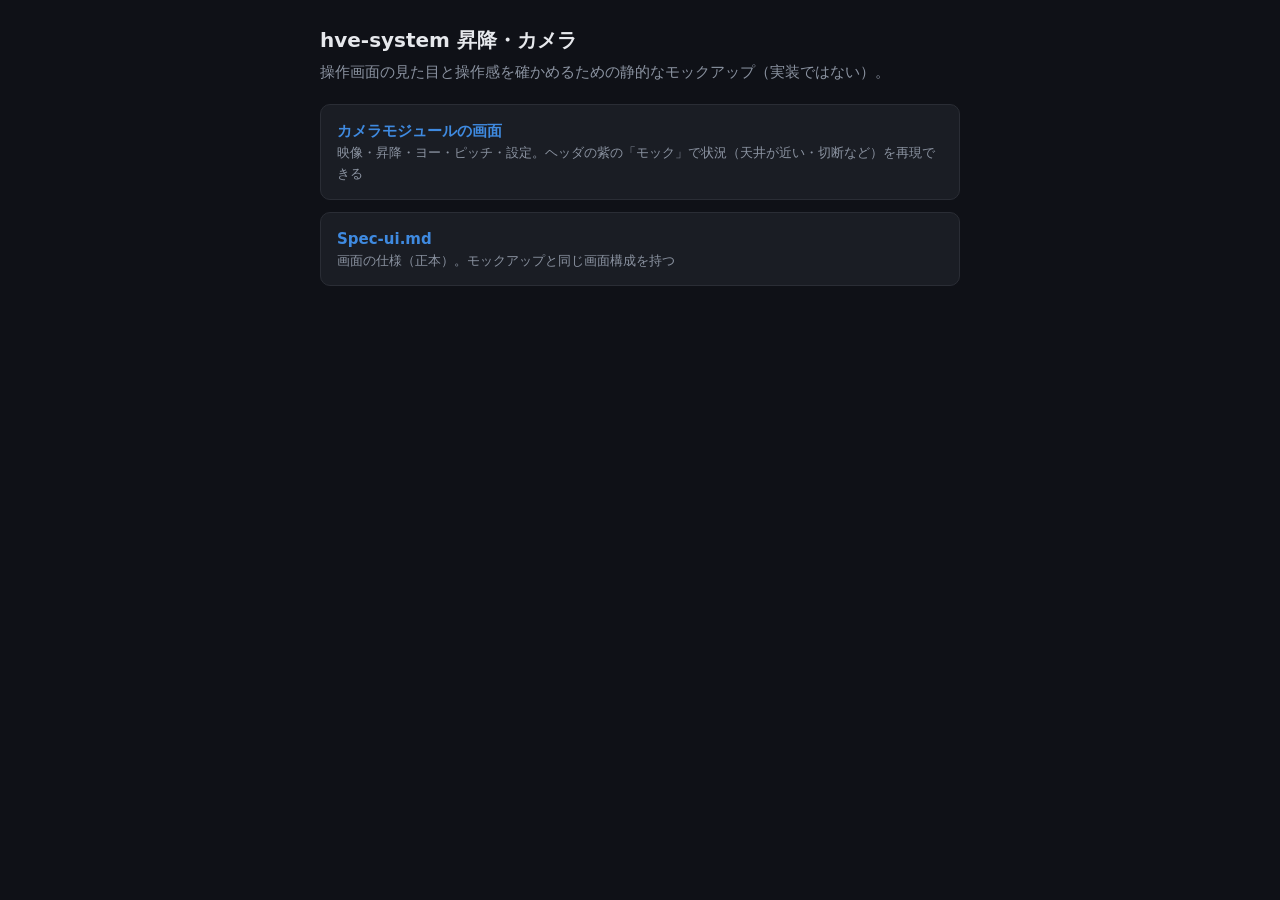
<file: docs/index.html>
<!DOCTYPE html>
<html lang="ja">
<head>
<meta charset="utf-8">
<meta name="viewport" content="width=device-width, initial-scale=1">
<title>hve-system モックアップ</title>
<!-- GitHub Pages（main の docs/）の入口。モックアップの本体は写さずにリンクする（写すと食い違う） -->
<style>
:root{--bg:#0f1117;--panel:#1a1d24;--bd:#2a2d35;--tx:#e6e8ec;--mut:#8b93a1;--brand:#3f8ae0}
*{box-sizing:border-box}
body{margin:0;min-height:100dvh;background:var(--bg);color:var(--tx);padding:24px 16px;
  font:15px/1.6 system-ui,-apple-system,"Hiragino Sans","Noto Sans JP",sans-serif}
main{max-width:640px;margin:0 auto}
h1{font-size:20px;margin:0 0 4px}
p{color:var(--mut);margin:0 0 20px}
a.card{display:block;padding:14px 16px;margin-bottom:12px;border:1px solid var(--bd);border-radius:10px;
  background:var(--panel);color:var(--tx);text-decoration:none}
a.card:hover{border-color:var(--brand)}
a.card b{color:var(--brand)}
a.card span{display:block;color:var(--mut);font-size:13px}
</style>
</head>
<body>
<main>
  <h1>hve-system 昇降・カメラ</h1>
  <p>操作画面の見た目と操作感を確かめるための静的なモックアップ（実装ではない）。</p>
  <a class="card" href="plan/spec/mockup/"><b>カメラモジュールの画面</b>
    <span>映像・昇降・ヨー・ピッチ・設定。ヘッダの紫の「モック」で状況（天井が近い・切断など）を再現できる</span></a>
  <a class="card" href="https://github.com/TAKA-MEER/hve-system/blob/main/docs/plan/spec/Spec-ui.md"><b>Spec-ui.md</b>
    <span>画面の仕様（正本）。モックアップと同じ画面構成を持つ</span></a>
</main>
</body>
</html>
</file>
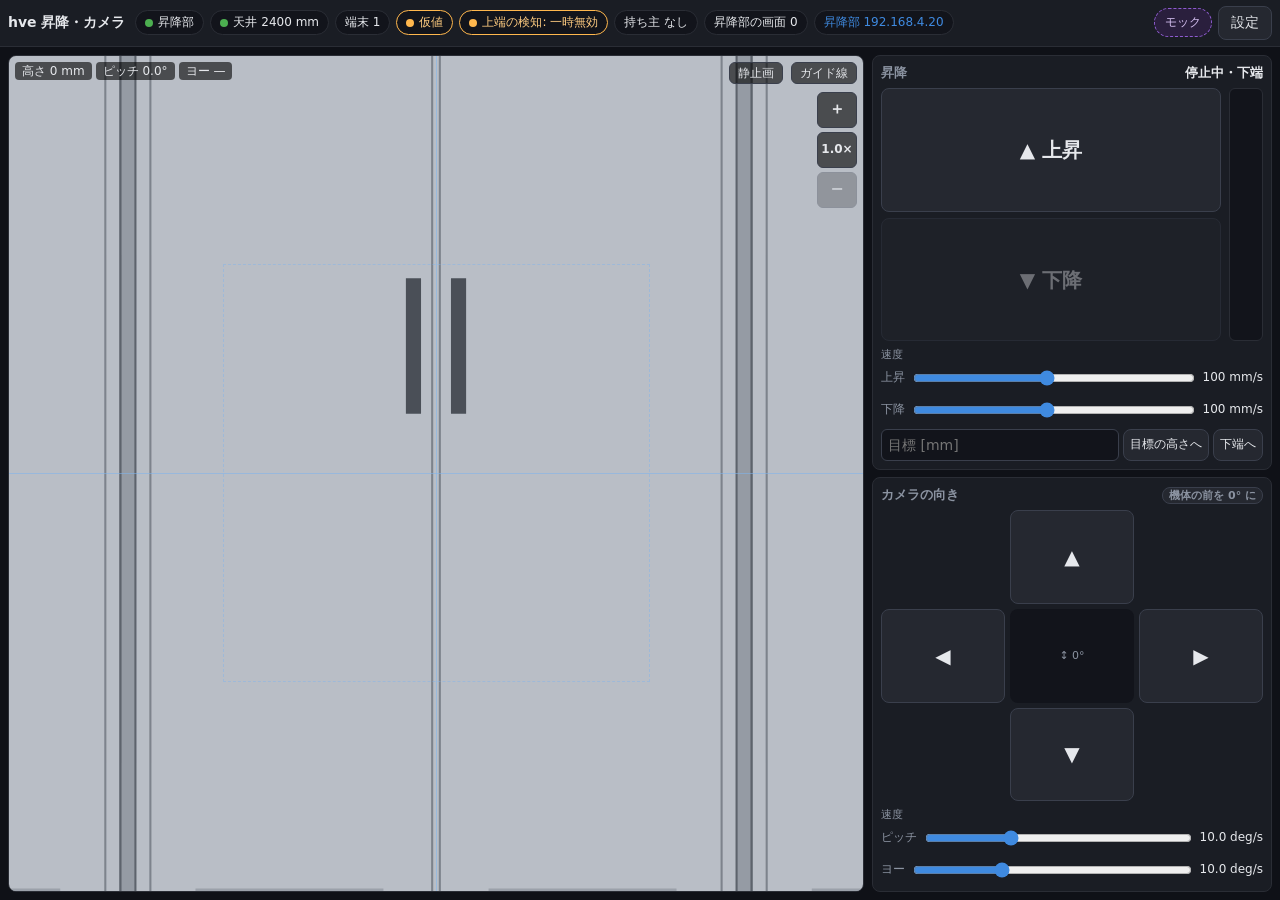
<file: docs/plan/spec/mockup/index.html>
<!DOCTYPE html>
<html lang="ja">
<head>
<meta charset="utf-8">
<meta name="viewport" content="width=device-width, initial-scale=1, viewport-fit=cover">
<title>hve 操作画面モックアップ</title>
<style>
/* ============================================================
   hve-system 操作画面モックアップ
   docs/plan/spec/Spec-ui.md に対応する見た目と操作感の確認用。実装ではない。
   カメラモジュールの画面（camera/web）にあたる。CSS は camera/web/style.css と同じものに
   モックアップ専用の分を足しただけ。片方を直したらもう片方も直す。
   外部リソースを一切読み込まない（th-rpi-ap 配下にインターネットが無いため）。

   【スクロール禁止】どの画面サイズでもページ・パネルともスクロールさせない
   （Spec-ui.md §0.1）。画面全体を表示領域の高さに固定し、中の部品を伸び縮みさせて収める。
   対応する最小の大きさは 360×640（縦）／ 640×360（横）。
   ============================================================ */
:root{
  --bg:#0f1117; --panel:#1a1d24; --inset:#12141b;
  --ctrl:#252830; --ctrl-hi:#343849; --ctrl-on:#2c4a74;
  --bd:#2a2d35; --bd-hi:#3a3f4c;
  --tx:#e6e8ec; --mut:#8b93a1;
  --brand:#3f8ae0;
  --ok:#4caf50; --warn:#ffb74d; --warn-tx:#ffcc80; --ng:#ef5350; --ng-tx:#ff9b98;
  --mock:#8e5bd0;
  --r:8px; --gap:8px;
}
*{box-sizing:border-box}
html,body{margin:0;height:100%;overflow:hidden}
body{height:100dvh;display:flex;flex-direction:column;background:var(--bg);color:var(--tx);
  font:14px/1.4 system-ui,-apple-system,"Hiragino Sans","Noto Sans JP",sans-serif;
  -webkit-user-select:none;user-select:none;-webkit-tap-highlight-color:transparent;overscroll-behavior:none}
button{font:inherit;color:inherit}

/* ---------- ヘッダ ---------- */
header{flex:none;display:flex;flex-wrap:wrap;align-items:center;gap:6px;padding:6px 8px;background:var(--panel);border-bottom:1px solid var(--bd)}
.title{font-weight:700;margin-right:4px;white-space:nowrap}
.badge{display:inline-flex;align-items:center;gap:5px;padding:3px 9px;border-radius:999px;background:var(--inset);border:1px solid var(--bd);font-size:12px;white-space:nowrap}
.dot{width:8px;height:8px;border-radius:50%;background:var(--ok)}
.badge.warn{border-color:var(--warn);color:var(--warn-tx)} .badge.warn .dot{background:var(--warn)}
.badge.ng{border-color:var(--ng);color:var(--ng-tx)} .badge.ng .dot{background:var(--ng)}
.badge.fake{border-color:var(--mock);color:#d7c2f3}
.badge.link{color:var(--brand);text-decoration:none}
.spacer{flex:1}
.hbtn{padding:6px 12px;border-radius:var(--r);border:1px solid var(--bd-hi);background:var(--ctrl);cursor:pointer;white-space:nowrap}
.hbtn:hover{background:var(--ctrl-hi)}

/* ---------- 本体: 横長＝映像｜操作、縦長＝映像／操作 ---------- */
main{flex:1;min-height:0;display:grid;gap:var(--gap);padding:var(--gap);
  grid-template-columns:minmax(0,1fr) clamp(280px,34vw,400px);grid-template-rows:minmax(0,1fr)}
@media (orientation:portrait){
  main{grid-template-columns:minmax(0,1fr);grid-template-rows:minmax(0,4fr) minmax(0,5fr)}
}

/* 映像: 枠いっぱいに広げる。**拡大はカメラ部がする**のでブラウザ側ではtransformを掛けない */
.video{position:relative;min-height:0;background:#000;border-radius:var(--r);overflow:clip;border:1px solid var(--bd)}
/* フレームが来るまで隠す（隠さないと壊れた画像のアイコンと alt の文字が OSD に重なる） */
.video img.frame{position:absolute;inset:0;width:100%;height:100%;object-fit:contain;display:block;visibility:hidden}
.video img.frame.ready{visibility:visible}
.guide{position:absolute;inset:0;pointer-events:none}
.guide .h,.guide .v{position:absolute;background:rgba(127,180,238,.55)}
.guide .h{left:0;right:0;top:50%;height:1px}
.guide .v{top:0;bottom:0;left:50%;width:1px}
.guide .box{position:absolute;left:25%;top:25%;width:50%;height:50%;border:1px dashed rgba(127,180,238,.45)}
.osd{position:absolute;left:6px;top:6px;right:150px;display:flex;gap:4px;flex-wrap:wrap}
.osd span{background:rgba(0,0,0,.6);padding:1px 7px;border-radius:4px;font-size:12px;font-variant-numeric:tabular-nums}
.osd span.busy{background:var(--warn);color:#000;font-weight:700}
@container (max-width:200px){.card h2 .ttl{display:none}}
.card h2 .yawzero{padding:0 6px;font-size:11px;line-height:15px;margin:-1px 0;overflow:hidden;text-overflow:ellipsis;min-width:0}
.stopbar{position:absolute;left:0;right:0;bottom:0;padding:6px 10px;font-weight:700;background:rgba(0,0,0,.75);border-top:3px solid var(--warn);color:var(--warn-tx);display:none;font-size:13px}
.stopbar.ng{border-color:var(--ng);color:var(--ng-tx)}
.stopbar.show{display:block}
.guidebtn{position:absolute;right:6px;top:6px;padding:2px 8px;border-radius:6px;border:1px solid var(--bd-hi);background:rgba(0,0,0,.6);font-size:12px;cursor:pointer;z-index:1}
.snapbtn{position:absolute;right:80px;top:6px;padding:2px 8px;border-radius:6px;border:1px solid var(--bd-hi);background:rgba(0,0,0,.6);font-size:12px;cursor:pointer;z-index:1}
.snapshot{position:absolute;inset:0;display:none;background:#000;z-index:3;align-items:center;justify-content:center}
.snapshot.show{display:flex}
.snapshot img{position:absolute;inset:0;width:100%;height:100%;object-fit:contain;visibility:hidden}
.snapmsg{position:relative;color:var(--mut)}
.snapclose{position:absolute;right:6px;top:6px;padding:2px 8px;font-size:12px}
.zoom{position:absolute;right:6px;top:36px;display:flex;flex-direction:column;gap:4px;z-index:1}
.zoombtn{width:40px;height:36px;padding:0;border-radius:6px;border:1px solid var(--bd-hi);background:rgba(0,0,0,.6);font-size:16px;font-weight:700;cursor:pointer;font-variant-numeric:tabular-nums}
.zoombtn.lvl{font-size:12px}
.zoombtn:disabled{opacity:.35;cursor:not-allowed}
.nosig{position:absolute;inset:0;display:none;align-items:center;justify-content:center;color:var(--mut);background:#050608;font-size:16px}
.nosig.show{display:flex}
/* 省電力の重ね表示（押すと戻る。映像の上に重ねる。スクロールはさせない） */
.powerbar{position:absolute;inset:0;display:none;align-items:center;justify-content:center;text-align:center;padding:16px;
  border:0;background:rgba(0,0,0,.72);color:var(--warn-tx);font-size:clamp(13px,2.2vh,18px);font-weight:700;
  line-height:1.6;cursor:pointer;z-index:2;overflow:clip}
.powerbar.show{display:flex}

/* ---------- 操作パネル ---------- */
.panel{min-height:0;display:grid;gap:var(--gap);grid-template-rows:minmax(0,1fr) minmax(0,1fr)}
/* 縦長、または背の低い横長では 2 枚を横に並べる */
@media (orientation:portrait),(max-height:560px){
  .panel{grid-template-rows:minmax(0,1fr);grid-template-columns:minmax(0,1fr) minmax(0,1fr)}
}
@media (orientation:landscape) and (max-height:560px){
  main{grid-template-columns:minmax(0,1fr) clamp(300px,46vw,520px)}
}
.card{min-height:0;min-width:0;display:flex;flex-direction:column;gap:6px;background:var(--panel);border:1px solid var(--bd);border-radius:var(--r);padding:8px;container-type:inline-size}
.card h2{flex:none;margin:0;font-size:13px;color:var(--mut);font-weight:600;display:flex;justify-content:space-between;align-items:center;gap:6px;white-space:nowrap}
.card h2 .st{color:var(--tx);overflow:hidden;text-overflow:ellipsis}

.hold{display:flex;align-items:center;justify-content:center;gap:6px;min-height:0;border-radius:var(--r);border:1px solid var(--bd-hi);
  background:var(--ctrl);font-size:clamp(14px,2.4vh,20px);font-weight:700;cursor:pointer;touch-action:none;padding:0}
.hold:active,.hold.on{background:var(--ctrl-on);border-color:var(--brand)}
.hold.blocked{opacity:.4;cursor:not-allowed}

/* 昇降: ボタン 2 つ＋高さのゲージが残りの高さを分け合う */
.lift{flex:1;min-height:0;display:grid;grid-template-columns:minmax(0,1fr) 34px;gap:8px}
.liftbtns{min-height:0;display:grid;grid-template-rows:1fr 1fr;gap:6px}
.gauge{position:relative;border-radius:6px;background:var(--inset);border:1px solid var(--bd);min-height:0}
.gauge .fill{position:absolute;left:0;right:0;bottom:0;background:linear-gradient(var(--brand),#1c3d66);border-radius:0 0 5px 5px}
.gauge .top{position:absolute;left:0;right:0;height:0;border-top:2px dashed var(--ng)}

/* カメラの向き: 十字ボタンが残りの高さを使う */
.pad{flex:1;min-height:0;display:grid;grid-template-columns:repeat(3,minmax(0,1fr));grid-template-rows:repeat(3,minmax(0,1fr));gap:5px}
.pad .c{display:flex;flex-direction:column;align-items:center;justify-content:center;font-size:11px;color:var(--mut);background:var(--inset);border-radius:var(--r);font-variant-numeric:tabular-nums;overflow:hidden;white-space:nowrap}

/* スライダー: 幅が狭いカードでは「ラベル 値」／「つまみ」の 2 行 */
.sub{flex:none;font-size:11px;color:var(--mut);margin-bottom:-4px}
.goto{flex:none;display:flex;gap:4px;align-items:stretch}
.goto input{flex:1 1 0;min-width:0;height:32px;padding:0 6px;border-radius:6px;border:1px solid var(--bd-hi);background:var(--inset);color:var(--tx);font:inherit;font-variant-numeric:tabular-nums}
.gotobtn{min-height:32px;padding:0 6px;font-size:12px;white-space:nowrap;min-width:0}
.slider{flex:none;display:grid;grid-template-columns:auto minmax(0,1fr) auto;grid-template-areas:"l r o";align-items:center;gap:0 8px;font-size:12px}
.slider label{grid-area:l;color:var(--mut);white-space:nowrap}
.slider output{grid-area:o;text-align:right;white-space:nowrap;font-variant-numeric:tabular-nums}
.slider input{grid-area:r}
@container (max-width:300px){
  .slider{grid-template-columns:minmax(0,1fr) auto;grid-template-areas:"l o" "r r"}
}
@container (max-width:190px){.gotobtn{white-space:normal;font-size:11px;line-height:1.2}}
@container (max-width:300px){.slider input{height:18px}.card{gap:4px}.liftbtns{gap:4px}}
input[type=range]{width:100%;margin:0;accent-color:var(--brand);height:26px}

/* ---------- 設定画面 ---------- */
.overlay{position:fixed;inset:0;background:rgba(0,0,0,.6);display:none;align-items:center;justify-content:center;padding:8px;z-index:10}
.overlay.show{display:flex}
.sheet{background:var(--panel);border:1px solid var(--bd-hi);border-radius:12px;max-width:720px;width:100%;max-height:100%;padding:12px 14px;display:flex;flex-direction:column;gap:8px;overflow:hidden}
.sheet h1{font-size:17px;margin:0}
.note{color:var(--mut);font-size:12px;margin:0}
table{width:100%;border-collapse:collapse;table-layout:fixed}
th,td{padding:4px;text-align:left;border-bottom:1px solid var(--bd);font-size:13px}
th{color:var(--mut);font-weight:600;font-size:12px}
th:first-child,td:first-child{width:4.2em;white-space:nowrap} th:last-child,td:last-child{width:3.8em}
td.wrapcell{white-space:normal}
td input{width:100%;padding:6px;border-radius:6px;border:1px solid var(--bd-hi);background:var(--inset);color:var(--tx);font:inherit;font-variant-numeric:tabular-nums}
td input.bad{border-color:var(--ng)}
td input[type=checkbox]{width:auto;margin:0 6px 0 0;vertical-align:middle}
.err{color:var(--ng-tx);font-size:12px;min-height:1.4em}
.row-actions{display:flex;gap:8px;justify-content:flex-end}
.primary{background:var(--brand);border-color:var(--brand);color:#fff}
.primary:disabled{opacity:.4;cursor:not-allowed}
.prov{padding:6px 10px;border-radius:var(--r);border:1px solid var(--warn);color:var(--warn-tx);font-size:12px}
.prov b{color:var(--warn-tx)}
/* 仮値の一覧はこの高さまでの画面では省く（設定画面がはみ出さないよう。実装画面と同じ） */
@media (max-height:900px){
  .prov{display:none}
}
/* 背の低い画面では説明を省いて詰める（設定画面がはみ出さないよう。
   4 項目＋上限で昇降部の画面より行が多いので、境目は 700px） */
@media (max-height:700px){
  .sheet{padding:8px 12px;gap:4px} .sheet h1{font-size:15px} .note{display:none} .cdesc{display:none} td input{padding:3px 6px} th,td{padding:2px 4px}
  .prov{font-size:11px;padding:4px 8px} .err{min-height:0}
}
/* さらに低い画面では表とボタンも詰める（横長・低丈の端末用） */
@media (max-height:480px){
  .sheet{padding:4px 12px;gap:2px} .sheet h1{font-size:14px}
  th,td{font-size:12px;padding:1px 4px} td input{padding:1px 6px;font-size:12px}
  .prov{display:none}  /* 仮値の一覧は背の高い画面だけ（天井の閾値の行を足して収まらなくなった） */
  .row-actions .hbtn{padding:2px 8px;font-size:12px}
  .prov{font-size:10px;padding:2px 6px} .err{font-size:11px}
}
.toast{position:fixed;left:50%;bottom:16px;transform:translateX(-50%);background:var(--ok);color:#06230a;padding:6px 14px;border-radius:999px;font-weight:700;display:none;z-index:20}
.toast.show{display:block}
/* モックアップの絵（実装では <img>）。ズームはブラウザで絵を拡大しているだけ（実装はカメラ部が切り出す） */
.video svg.scene{position:absolute;inset:0;width:100%;height:100%;transform-origin:50% 50%}
.snapshot svg{position:absolute;inset:0;width:100%;height:100%;visibility:hidden}

/* ---------- モックアップ専用（実装には無い）: ヘッダの「モック」ボタン ---------- */
.mockfab{padding:5px 10px;border-radius:999px;border:1px dashed var(--mock);background:#2a1f3d;color:#d7c2f3;font-size:12px;cursor:pointer}
.mockpop{position:fixed;right:8px;top:48px;z-index:30;width:min(340px,calc(100vw - 16px));padding:8px;border:1px dashed var(--mock);border-radius:var(--r);background:#1a1426;display:none}
.mockpop.show{display:block}
.mockpop b{color:#d7c2f3;font-size:12px}
.mockpop .row{display:flex;flex-wrap:wrap;gap:4px;margin-top:6px}
.mockpop button{padding:4px 8px;border-radius:6px;border:1px solid #5a3f80;background:#2a1f3d;font-size:12px;cursor:pointer}
.mockpop button.on{background:#5a3f80}
</style>
</head>
<body>

<header>
  <span class="title">hve 昇降・カメラ</span>
  <span class="badge" id="bLink"><span class="dot"></span><span>昇降部</span></span>
  <span class="badge" id="bCeil"><span class="dot"></span><span>天井 —</span></span>
  <span class="badge" id="bClients"><span>端末 1</span></span>
  <span class="badge warn" id="bProv" title="仮値のまま動いているパラメータがあります"><span class="dot"></span><span>仮値</span></span>
  <span class="badge warn" id="bTop" title="上端を検知しないため、上端で止まりません。目で見て操作してください"><span class="dot"></span><span>上端の検知: 一時無効</span></span>
  <span class="badge" id="bOwner" title="いま昇降を操作している画面"><span>持ち主 なし</span></span>
  <span class="badge" id="bLiftUi" title="昇降部の画面を開いている台数"><span>昇降部の画面 0</span></span>
  <a class="badge link" id="bLiftLink" href="#" title="昇降部の画面を開く（モックアップでは開かない）">昇降部 192.168.4.20</a>
  <span class="badge fake" id="bFake" style="display:none"><span>偽物のモード</span></span>
  <span class="badge ng" id="bWs" style="display:none" title="カメラ部から状態が届きません。再接続を試みています"><span class="dot"></span><span>接続切れ</span></span>
  <span class="spacer"></span>
  <button class="mockfab" id="mockFab" title="モックアップ専用（実装の画面には無い）">モック</button>
  <button class="hbtn" id="openSettings">設定</button>
</header>

<main>
  <div class="video" id="video">
    <svg class="scene" id="scene" viewBox="0 0 640 480" preserveAspectRatio="xMidYMid slice" aria-label="カメラ映像（モックアップでは絵）">
      <g id="world"></g>  <!-- 中身は drawScene() が描く -->
    </svg>
    <div class="guide" id="guide"><div class="h"></div><div class="v"></div><div class="box"></div></div>
    <div class="osd"><span id="osdH">高さ —</span><span id="osdP">ピッチ 0.0°</span><span id="osdY">ヨー —</span><span class="busy" id="osdBusy" style="display:none"></span></div>
    <button class="snapbtn" id="snapBtn" title="静止画を取り寄せて重ねて表示する">静止画</button>
    <button class="guidebtn" id="toggleGuide" title="ガイド線の表示を切り替える">ガイド線</button>
    <div class="zoom" aria-label="デジタルズーム">
      <button class="zoombtn" id="zIn" title="拡大">＋</button>
      <button class="zoombtn lvl" id="zLvl" title="1 倍に戻す">1.0×</button>
      <button class="zoombtn" id="zOut" title="縮小">−</button>
    </div>
    <div class="nosig" id="nosig">映像がありません</div>
    <!-- 省電力中（state.power.mode が saving の間だけ出す。押すと touch を送る） -->
    <button class="powerbar" id="bPower"></button>
    <div class="stopbar" id="stopbar"></div>
    <!-- 静止画（押した端末だけ。映像の上に重ねる。操作ボタンは映像の外なので表示中も効く。Spec-ui.md §1.5.1） -->
    <div class="snapshot" id="snapshot">
      <svg id="snapImage" viewBox="0 0 640 480" preserveAspectRatio="xMidYMid meet" aria-label="静止画（モックアップでは絵）"></svg>
      <div class="snapmsg" id="snapMsg">取得中…</div>
      <button class="hbtn snapclose" id="snapClose">閉じる</button>
    </div>
  </div>

  <div class="panel">
    <section class="card">
      <h2><span>昇降</span><span class="st" id="liftState">停止中</span></h2>
      <div class="lift">
        <div class="liftbtns">
          <button class="hold" data-axis="lift_up">▲ 上昇</button>
          <button class="hold" data-axis="lift_down">▼ 下降</button>
        </div>
        <div class="gauge" title="高さ（赤い破線が上端）">
          <div class="fill" id="gFill"></div>
          <div class="top" id="gTop" style="display:none"></div>
        </div>
      </div>
      <div class="sub">速度</div>
      <div class="slider"><label for="sUp">上昇</label><input type="range" id="sUp"><output id="oUp"></output></div>
      <div class="slider"><label for="sDown">下降</label><input type="range" id="sDown"><output id="oDown"></output></div>
      <div class="goto">
        <input type="number" id="gotoTarget" min="0" step="1" inputmode="numeric" aria-label="目標の高さ（mm）" placeholder="目標 [mm]">
        <button class="hbtn gotobtn" id="gotoTargetBtn">目標の高さへ</button>
        <button class="hbtn gotobtn" id="gotoBottomBtn">下端へ</button>
        <button class="hbtn gotobtn" id="gotoStop" style="display:none">停止</button>
      </div>
    </section>

    <section class="card">
      <h2><span class="ttl">カメラの向き</span><button class="hbtn yawzero" id="yawZero" title="カメラを機体の前に向けてから押すと、いまの向きが 0° になります">機体の前を 0° に</button></h2>
      <div class="pad">
        <div></div><button class="hold" data-axis="pitch_up">▲</button><div></div>
        <button class="hold" data-axis="yaw_left">◀</button>
        <div class="c" title="ピッチ（ヨーの向きは映像の左上に出る）"><span id="cP">↕ 0°</span></div>
        <button class="hold" data-axis="yaw_right">▶</button>
        <div></div><button class="hold" data-axis="pitch_down">▼</button><div></div>
      </div>
      <div class="sub">速度</div>
      <div class="slider"><label for="sPitch">ピッチ</label><input type="range" id="sPitch"><output id="oPitch"></output></div>
      <div class="slider"><label for="sYaw">ヨー</label><input type="range" id="sYaw"><output id="oYaw"></output></div>
    </section>
  </div>
</main>

<!-- 設定画面 -->
<div class="overlay" id="settings">
  <div class="sheet" role="dialog" aria-labelledby="stTitle">
    <h1 id="stTitle">設定</h1>
    <p class="note">機器（カメラ部）に保存され、どの端末から開いても同じ設定になります。誰でも変更できます。
      スライダーの位置は保存されず、画面を開くたびに<b>初期値</b>から始まります。</p>
    <table>
      <thead><tr><th>速度</th><th>下限</th><th>上限</th><th>初期値</th><th>単位</th></tr></thead>
      <tbody id="stBody"></tbody>
    </table>
    <p class="note">モータへの出力の上限 [%] は、モータの定格電圧 ÷ 電源電圧（12 V のモータを 24 V で回すなら 50）。電源・モータを替えたら合わせる。</p>
    <div class="err" id="stErr"></div>
    <div class="row-actions">
      <button class="hbtn" id="stCancel">閉じる（保存しない）</button>
      <button class="hbtn primary" id="stSave">保存</button>
    </div>
    <div class="prov" id="stProv"></div>
  </div>
</div>
<div class="toast" id="toast">保存しました</div>

<!-- モックアップ専用 -->
<div class="mockpop" id="mockPop">
  <b>モックアップ専用（実装の画面には無い）</b>
  <div class="row" id="mockRow">
    <button data-mock="normal" class="on">通常</button>
    <button data-mock="ceilNear">天井が近い</button>
    <button data-mock="ceilStale">天井の値が届かない</button>
    <button data-mock="ceilOut">天井 範囲外</button>
    <button data-mock="noOrigin">電源投入直後（原点前）</button>
    <button data-mock="stall">エンコーダが回らない</button>
    <button data-mock="maxrun">連続駆動の上限</button>
    <button data-mock="link">昇降部と切断</button>
    <button data-mock="io">Arduino 応答なし</button>
    <button data-mock="liftUi">昇降部の画面から操作</button>
    <button data-mock="ws">カメラ部と接続切れ</button>
    <button data-mock="novideo">映像なし</button>
    <button data-mock="power">省電力中</button>
    <button data-mock="fake">偽物のモード表示</button>
    <button data-mock="clients">端末 2 台</button>
    <button data-mock="reload">画面を開き直す</button>
  </div>
</div>

<script>
(() => {
  // ---- 設定（機器に保存されている想定。既定値は camera/hve_camera/settings.py と同じ） ----
  // 昇降の速さは実際の速さ [mm/s]（Spec-ui.md §1。昇降部がエンコーダで測って保つ）
  const AXES = [
    {key:'lift_up',   name:'上昇',   unit:'mm/s',  abs:[0,255],  step:1},
    {key:'lift_down', name:'下降',   unit:'mm/s',  abs:[0,255],  step:1},
    {key:'pitch',     name:'ピッチ', unit:'deg/s', abs:[0.1,60], step:0.5},
    {key:'yaw',       name:'ヨー',   unit:'deg/s', abs:[0.1,60], step:0.5},
  ];
  const MOTOR = {key:'motor_max_pct', name:'モータへの出力の上限', unit:'%', abs:[10,100]};  // Spec-ui.md §2.1
  const MARGIN = {key:'ceil_margin_mm', name:'天井の閾値', unit:'mm', abs:[150,3000]};       // Spec-ui.md §2.3
  let settings = {
    lift_up:{min:10,max:200,init:100}, lift_down:{min:10,max:200,init:100},
    pitch:{min:1,max:30,init:10},    yaw:{min:1,max:30,init:10},
    motor_max_pct:50,
    ceil_standalone:true,  // 単体の操作でも天井で止める（Spec-ui.md §2.2。既定は入）
    ceil_margin_mm:500,    // 天井の閾値（Spec-ui.md §2.3。150〜3000 の整数）
  };
  // 仮値で動作中のパラメータ（実装は state.provisional。camera/config/params.toml の provisional）
  const PROVISIONAL = ['hold_timeout_ms','lift_cmd_period_ms','lift_state_timeout_ms','state_period_ms',
    'pitch_min_deg','pitch_max_deg','video_capture_fps','video_out_height','video_fps','video_jpeg_quality',
    'video_send_timeout_ms','io_cmd_period_ms','io_lost_ms','ceiling_read_stale_ms','uno_clock_window'];

  // ---- 機体の状態（シミュレーション） ----
  // 高さは下端を 0 とする（下端のリミットスイッチで原点を取る。Spec-safety.md §1.2）。
  // origin が偽の間（電源投入から下端に着くまで）は、画面に高さを出せない
  const S = {height:0, origin:true, ceilingAt:2400, pitch:0, yaw:0,
             link:true, io:true, ceilStale:false, ceilOut:false, stall:false, liftUi:false, ws:true, video:true,
             power:false, yawZeroed:false, busy:null, active:null, reason:'NONE', runAxis:null, runT:0, runDist:0, meas:0};
  // 原点（機体の前）を合わせるまでヨーの向きは「—」。0° とは出さない（Spec-ui.md §1.4）
  const yawText = () => S.yawZeroed ? `${S.yaw.toFixed(1)}°` : '—';
  const POWER_TEXT = '省電力中です。操作すると戻ります。機体の無線が無くなると電源を切ります';
  // 値は実装の仮値（CEILING_MARGIN_MM・LIFT_MAX_RUN_PCT・pitch_min/max_deg）。GAUGE_FULL は上端の閾値
  const PITCH_LIM = 45, MAX_RUN_PCT = 150, GAUGE_FULL = 1800;

  // 停止理由の文言（camera/web/app.js の REASON_TEXT と同じ。文言は仮）
  const REASON = {
    CEILING_NEAR:['ng','天井が近いため上昇できません'],
    CEILING:['ng','天井の許可が得られないため上昇できません'],
    CEILING_STALE:['ng','天井センサの値が届かないため上昇できません'],
    HEIGHT_UNKNOWN:['ng','高さが分からないため上昇できません。一度下端まで下げてください'],
    ENCODER_STALL:['warn','エンコーダが回らないため停止しました。反対方向へは動かせます'],
    LINK_LOST:['ng','昇降部と繋がっていません。昇降できません'],
    MAX_RUN:['warn','同じ方向へ動き続けた時間が上限を超えたため停止しました。反対方向へは動かせます'],
    TOP:['warn','上端に達しました'],
    BOTTOM:['warn','下端です'],
    HOLD_TIMEOUT:['warn','操作が途絶えたため停止しました'],
    CMD_TIMEOUT:['warn','昇降部への操作が途絶えたため停止しました'],
    AXIS_LIMIT:['warn','可動範囲の端です'],
    OWNER_GONE:['warn','操作していた画面が閉じたため停止しました'],
    IO_LOST:['ng','Arduino から応答がありません。ヨー・ピッチ・天井の測定が使えません'],
    ARRIVED:['ok','着きました'],
    TARGET_RANGE:['ng','目標の高さが範囲の外です（止まりました）'],
    PREEMPTED:['warn','別の操作に取って代わられました（止まりました）'],
  };

  const $ = id => document.getElementById(id);
  const sliders = {lift_up:$('sUp'), lift_down:$('sDown'), pitch:$('sPitch'), yaw:$('sYaw')};
  const outs    = {lift_up:$('oUp'), lift_down:$('oDown'), pitch:$('oPitch'), yaw:$('oYaw')};
  const fmt = (v,u) => (u==='mm/s' ? Math.round(v) : (+v).toFixed(1)) + ' ' + u;

  function applySliders(){ // 画面を開いたとき: 範囲＝下限〜上限、位置＝初期値
    for (const a of AXES){
      const s = sliders[a.key], c = settings[a.key];
      s.min = c.min; s.max = c.max; s.step = a.step; s.value = c.init;
      outs[a.key].textContent = fmt(c.init, a.unit);
    }
  }
  for (const a of AXES) sliders[a.key].addEventListener('input', e => outs[a.key].textContent = fmt(e.target.value, a.unit));

  // ---- 押している間だけ動く ----
  const speedOf = axis => +sliders[axis.startsWith('lift') ? axis : axis.split('_')[0]].value;
  document.querySelectorAll('.hold').forEach(b => {
    const down = e => { e.preventDefault(); b.setPointerCapture?.(e.pointerId); S.active = b.dataset.axis; b.classList.add('on'); };
    const up = () => { if (S.active === b.dataset.axis) S.active = null; b.classList.remove('on'); };
    b.addEventListener('pointerdown', down);
    ['pointerup','pointercancel','lostpointercapture'].forEach(t => b.addEventListener(t, up));
    b.addEventListener('contextmenu', e => e.preventDefault());
  });

  // ---- 天井（カメラ部が SRF02 で測って昇降部へ送り、昇降部が判定する） ----
  const ceilStale = () => S.ceilStale || !S.io;               // Arduino が応答しなければ天井も測れない
  const ceilGap = () => Math.round(S.ceilingAt - S.height);
  function ceilingVerdict(){ // 昇降部の ceiling_check（距離計を持つ上部モジュールからの上昇のときだけ）
    if (ceilStale()) return 'CEILING_STALE';
    if (S.ceilOut) return 'OUT_OF_RANGE';                     // 反射が返らない＝天井は遠い（許す。#3b）
    if (ceilGap() <= settings.ceil_margin_mm) return 'CEILING_NEAR';      // ちょうど閾値でも止める（#3）
    return 'NONE';
  }

  // ---- 昇降部の判定（firmware/lift/lib/lift_core/lift_decide.cpp の順） ----
  // 上端の検知は一時無効（W-1）。上端で止めず、高さが読めない（原点前）ことでも上昇を止めない
  function liftDecide(axis){
    if (axis === 'lift_up'){ const c = ceilingVerdict(); if (c !== 'NONE' && c !== 'OUT_OF_RANGE') return c; }
    if (axis === 'lift_down' && S.height <= 0) return 'BOTTOM';
    // 連続駆動の上限（#4b）: 目標の速さで進んだとみなした距離が全行程の MAX_RUN_PCT % を超えた
    if (S.runAxis === axis && S.runDist > GAUGE_FULL * MAX_RUN_PCT / 100) return 'MAX_RUN';
    if (S.stall && S.runAxis === axis && S.runT > 0.5) return 'ENCODER_STALL';  // 出力しているのに進まない（#4d）
    return 'NONE';
  }
  // ---- カメラ部が画面に出す理由（camera/hve_camera/control.py の _screen_reason の順） ----
  function screenReason(){
    if (!S.link) return 'LINK_LOST';
    if (!S.io) return 'IO_LOST';
    const a = S.active;
    if (a === 'pitch_up'   && S.pitch >=  PITCH_LIM) return 'AXIS_LIMIT';
    if (a === 'pitch_down' && S.pitch <= -PITCH_LIM) return 'AXIS_LIMIT';
    if (a && a.startsWith('lift')) return liftDecide(a);
    return 'NONE';
  }

  let last = performance.now();
  function tick(now){
    const dt = Math.min(0.2, (now - last) / 1000); last = now;
    const a = S.active;
    if (a && a.startsWith('lift') && S.link){
      if (S.runAxis !== a){ S.runAxis = a; S.runT = 0; S.runDist = 0; }
      S.runT += dt;   // 止められても同じ方向の命令が続く限り数え続ける（lift_decide.cpp 表 8）
      S.runDist += speedOf(a) * dt;
    } else if (!a || !a.startsWith('lift')) { S.runAxis = null; S.runT = 0; S.runDist = 0; }
    S.reason = screenReason();
    S.meas = 0;
    if (a && S.reason === 'NONE'){
      const v = speedOf(a);
      // 測った速さ（エンコーダ）。モックアップでは目標に少し揺らぎを足しただけ
      if (a.startsWith('lift')) S.meas = S.stall ? 0 : v * (0.96 + 0.06 * Math.random());
      switch (a){
        case 'lift_up':    S.height += S.meas * dt; break;
        case 'lift_down':
          S.height -= S.meas * dt;
          if (S.height <= 0){ S.height = 0; S.origin = true; }  // 下端のリミットスイッチが押されたら原点を取る
          break;
        case 'pitch_up':   S.pitch = Math.min( PITCH_LIM, S.pitch + v*dt); break;
        case 'pitch_down': S.pitch = Math.max(-PITCH_LIM, S.pitch - v*dt); break;
        case 'yaw_right':  S.yaw = ((S.yaw + v*dt + 540) % 360) - 180; break;  // 360° 回し続けられる
        case 'yaw_left':   S.yaw = ((S.yaw - v*dt + 540) % 360) - 180; break;
      }
    }
    render();
    requestAnimationFrame(tick);
  }

  // ---- 映像の絵（モックアップ専用）: 配電盤の並ぶ部屋を 3D で描く ----
  // 座標は mm。X＝右・Y＝前（盤の方）・Z＝上。カメラは盤の前面から CAM_DIST 手前、高さ CAM_BASE＋昇降の高さ。
  // 昇降は視点が上下に動き（遠近で見え方が変わる）、ピッチは視線の向きが変わる。盤より高く上がって
  // 下を向くと盤の上面が見える。値はどれも絵のためのもので、仕様ではない
  const F = 475, NEAR = 30;                       // 焦点距離 [px]（水平の画角 約 68°）・手前で切る距離
  const CAM_BASE = 900, CAM_DIST = 1100;           // 下端でのカメラの高さ・盤の前面までの距離
  const PW = 800, PD = 600, PH = 2100, PY = CAM_DIST;  // 盤の幅・奥行き・高さ・前面の Y
  const ROOM = {x0:-3500, x1:3500, y0:-2500, y1:PY + PD + 300};
  const add = (a,b) => [a[0]+b[0], a[1]+b[1], a[2]+b[2]];
  const sub = (a,b) => [a[0]-b[0], a[1]-b[1], a[2]-b[2]];
  const mul = (a,k) => [a[0]*k, a[1]*k, a[2]*k];
  const dot = (a,b) => a[0]*b[0] + a[1]*b[1] + a[2]*b[2];
  let C = null, svg = [];
  function setCamera(){
    const ps = S.yaw * Math.PI / 180, th = S.pitch * Math.PI / 180;
    C = {pos:[0, 0, CAM_BASE + S.height],
         f:[Math.sin(ps)*Math.cos(th), Math.cos(ps)*Math.cos(th), Math.sin(th)],
         u:[-Math.sin(ps)*Math.sin(th), -Math.cos(ps)*Math.sin(th), Math.cos(th)],
         r:[Math.cos(ps), -Math.sin(ps), 0]};
  }
  const toCam = p => { const d = sub(p, C.pos); return [dot(d, C.r), dot(d, C.u), dot(d, C.f)]; };
  const scr = c => [320 + F * c[0] / c[2], 240 - F * c[1] / c[2]];
  function clipNear(pts){ // カメラの後ろに回る部分を切り落とす
    const out = [];
    for (let i = 0; i < pts.length; i++){
      const a = pts[i], b = pts[(i + 1) % pts.length], ain = a[2] >= NEAR, bin = b[2] >= NEAR;
      if (ain) out.push(a);
      if (ain !== bin){ const t = (NEAR - a[2]) / (b[2] - a[2]); out.push([a[0] + t*(b[0]-a[0]), a[1] + t*(b[1]-a[1]), NEAR]); }
    }
    return out;
  }
  function poly(pts, fill, stroke){
    const c = clipNear(pts.map(toCam)); if (c.length < 3) return;
    svg.push(`<polygon points="${c.map(scr).map(p => p[0].toFixed(1) + ',' + p[1].toFixed(1)).join(' ')}" fill="${fill}"` +
             (stroke ? ` stroke="${stroke}" stroke-width="1.2" stroke-linejoin="round"` : '') + '/>');
  }
  const facing = fc => dot(fc.n, sub(C.pos, fc.o)) > 0;
  // 面の上の座標 (u, v) → 3D。面は {o: 原点, U・V: 面に沿った向き, n: 外向きの法線, w・h: 大きさ}
  const onF = (fc,u,v) => add(fc.o, add(mul(fc.U, u), mul(fc.V, v)));
  const rectF = (fc,u0,v0,u1,v1,fill,stroke) => poly([onF(fc,u0,v0), onF(fc,u1,v0), onF(fc,u1,v1), onF(fc,u0,v1)], fill, stroke);
  const circF = (fc,u,v,r,fill,stroke) => poly(Array.from({length:16}, (_,i) => onF(fc, u + r*Math.cos(i*Math.PI/8), v + r*Math.sin(i*Math.PI/8))), fill, stroke);
  function textF(fc,u,v,size,str,fill){ // 面に貼った文字（3 点を写した affine で近似）
    const p0 = toCam(onF(fc,u,v)), pu = toCam(onF(fc,u+100,v)), pv = toCam(onF(fc,u,v+100));
    if (Math.min(p0[2], pu[2], pv[2]) < NEAR) return;
    const a = scr(p0), b = scr(pu), c = scr(pv), m = [(b[0]-a[0])/100, (b[1]-a[1])/100, -(c[0]-a[0])/100, -(c[1]-a[1])/100, a[0], a[1]];
    svg.push(`<text transform="matrix(${m.map(x => x.toFixed(4)).join(' ')})" font-size="${size}" fill="${fill}" font-family="sans-serif">${str}</text>`);
  }
  function box(x0,x1,y0,y1,z0,z1){
    return {
      front:{o:[x0,y0,z0], U:[1,0,0],  V:[0,0,1], n:[0,-1,0], w:x1-x0, h:z1-z0},
      top:  {o:[x0,y0,z1], U:[1,0,0],  V:[0,1,0], n:[0,0,1],  w:x1-x0, h:y1-y0},
      left: {o:[x0,y1,z0], U:[0,-1,0], V:[0,0,1], n:[-1,0,0], w:y1-y0, h:z1-z0},
      right:{o:[x1,y0,z0], U:[0,1,0],  V:[0,0,1], n:[1,0,0],  w:y1-y0, h:z1-z0},
      back: {o:[x1,y1,z0], U:[-1,0,0], V:[0,0,1], n:[0,1,0],  w:x1-x0, h:z1-z0},
    };
  }
  const PANEL_COL = {front:'#b9bec6', top:'#d3d7dd', left:'#959ba4', right:'#959ba4', back:'#878d96'};
  function drawBox(b, col, deco){ // 凸な箱なので、見えている面どうしは重ならない（順は問わない）
    for (const k of ['back','left','right','front','top']){
      const fc = b[k]; if (!facing(fc)) continue;
      rectF(fc, 0, 0, fc.w, fc.h, col[k], '#5d636c');
      if (deco && deco[k]) deco[k](fc);
    }
  }
  function doorFront(fc, name){ // 盤の前面: 扉・取っ手・銘板
    rectF(fc, 20, 60, 395, 2060, 'none', '#7d838c'); rectF(fc, 405, 60, 780, 2060, 'none', '#7d838c');
    rectF(fc, 360, 980, 380, 1160, '#4a4f57'); rectF(fc, 420, 980, 440, 1160, '#4a4f57');
    rectF(fc, 250, 1920, 550, 2020, '#ecebe2', '#8a8f96'); textF(fc, 285, 1945, 62, name, '#39404a');
    for (let v = 150; v <= 330; v += 45){ rectF(fc, 80, v, 330, v + 18, '#9ba1aa'); rectF(fc, 470, v, 720, v + 18, '#9ba1aa'); }
  }
  function drawScene(){
    const cz = CAM_BASE + (S.ceilOut ? 6000 : S.ceilingAt);  // 天井の高さ（天井までの距離と合わせる）
    const key = [S.height.toFixed(0), S.pitch.toFixed(2), S.yaw.toFixed(2), cz].join('|');
    if (key === drawScene.key) return; drawScene.key = key;
    setCamera(); svg = ['<rect x="-2000" y="-2000" width="4640" height="4480" fill="#2b2f36"/>'];
    const R = ROOM, H = cz;
    // 部屋（内向きの面。カメラは中にいるので全部見える向き）
    const floor = {o:[R.x0,R.y0,0], U:[1,0,0], V:[0,1,0], w:R.x1-R.x0, h:R.y1-R.y0};
    const ceil  = {o:[R.x0,R.y1,H], U:[1,0,0], V:[0,-1,0], w:R.x1-R.x0, h:R.y1-R.y0};
    const walls = [
      {o:[R.x0,R.y1,0], U:[1,0,0],  V:[0,0,1], w:R.x1-R.x0, h:H, c:'#4a4f58'},  // 盤の後ろ
      {o:[R.x1,R.y0,0], U:[-1,0,0], V:[0,0,1], w:R.x1-R.x0, h:H, c:'#454a53'},  // カメラの後ろ
      {o:[R.x0,R.y0,0], U:[0,1,0],  V:[0,0,1], w:R.y1-R.y0, h:H, c:'#3f444c'},  // 左
      {o:[R.x1,R.y1,0], U:[0,-1,0], V:[0,0,1], w:R.y1-R.y0, h:H, c:'#3f444c'},  // 右
    ];
    rectF(floor, 0, 0, floor.w, floor.h, '#30343b');
    for (let x = 600; x < floor.w; x += 600) rectF(floor, x - 6, 0, x + 6, floor.h, '#3a3f47');
    for (let y = 600; y < floor.h; y += 600) rectF(floor, 0, y - 6, floor.w, y + 6, '#3a3f47');
    rectF(ceil, 0, 0, ceil.w, ceil.h, '#5a5f68');
    for (const [x, y] of [[1500, 600], [4900, 600], [1500, 2800], [4900, 2800]]) rectF(ceil, x, y, x + 600, y + 1200, '#d9dde2', '#8e939a');
    for (const w of walls){ rectF(w, 0, 0, w.w, w.h, w.c); rectF(w, 0, 0, w.w, 100, '#2a2e34'); }
    rectF(walls[1], 2600, 0, 3500, 2000, '#5b5146', '#3a332c');               // 後ろの壁の出入口
    // 盤（3 面並び。遠いものから描く）
    const cables = () => { for (const [x, c] of [[-300,'#2d3138'], [-260,'#2d3138'], [-220,'#a8442a']])
      poly([[x, PY+140, PH], [x+28, PY+140, PH], [x+28, PY+140, H], [x, PY+140, H]], c, '#1d2024'); };
    const above = C.pos[2] > PH;
    const panels = [
      {x:-PW/2 - PW - 20, deco:{front: fc => doorFront(fc, '盤 No.1')}},
      {x: PW/2 + 20,      deco:{front: fc => doorFront(fc, '盤 No.3')}},
      {x:-PW/2, deco:{
        front: fc => {
          doorFront(fc, '盤 No.2');
          for (const u of [150, 300, 500, 650]) circF(fc, u, 1700, 55, '#f4f4ef', '#4a4f57');
          for (const [u, c] of [[120,'#4caf50'], [180,'#ef5350'], [240,'#ffb74d'], [560,'#4caf50'], [620,'#4caf50']]) circF(fc, u, 1520, 22, c, '#3a3f46');
        },
        top: fc => { // 盤の上面: 換気口・ケーブルダクト・端子箱・置き忘れの工具
          rectF(fc, 60, 300, 380, 540, '#a7adb5', '#7d838c');
          for (let u = 80; u < 370; u += 34) rectF(fc, u, 320, u + 16, 520, '#6f757e');
          rectF(fc, 60, 90, 740, 190, '#767d88', '#5d636c'); rectF(fc, 60, 135, 740, 145, '#5f6670');
          textF(fc, 230, 215, 48, '盤上面', '#4d545e');
          poly([onF(fc,430,330), onF(fc,610,410), onF(fc,602,428), onF(fc,422,348)], '#e0a52c', '#7a5a14');
          poly([onF(fc,610,410), onF(fc,690,446), onF(fc,686,454), onF(fc,602,428)], '#9aa0a8', '#5d636c');
          if (above) drawBox(box(-PW/2 + 480, -PW/2 + 720, PY + 250, PY + 470, PH, PH + 140), PANEL_COL,
                             {front: f2 => textF(f2, 50, 45, 42, '端子箱', '#39404a')});
        },
      }},
    ];
    const dist = p => Math.hypot(p.x + PW/2 - C.pos[0], PY + PD/2 - C.pos[1]);
    panels.sort((a, b) => dist(b) - dist(a));
    if (!above) cables();   // 盤より低い視点では盤の前面がケーブルの根元を隠す
    for (const p of panels) drawBox(box(p.x, p.x + PW, PY, PY + PD, 0, PH), PANEL_COL, p.deco);
    if (above) cables();
    $('world').innerHTML = svg.join('');
  }

  function setBadge(el, cls, text){ el.className = 'badge' + (cls ? ' ' + cls : ''); el.lastElementChild.textContent = text; }

  function ceilingBadge(){ // camera/web/app.js の ceilingText と同じ出し分け
    const lifting = S.active === 'lift_up' && S.link;  // 昇降部の判定が載るのはカメラモジュールが持ち主のときだけ
    // 昇降部と切れていても、カメラ部が自分で測った値は出す（app.js では reason が LINK_LOST のまま mm を出す）
    if (ceilStale()) return ['ng', '天井 値なし'];
    if (S.ceilOut) return ['', '天井 範囲外'];
    if (lifting && ceilingVerdict() === 'CEILING_NEAR') return ['warn', `天井 ${ceilGap()} mm`];
    return ['', `天井 ${ceilGap()} mm`];
  }

  function render(){
    const a = S.active, moving = !!a && a.startsWith('lift') && S.reason === 'NONE';
    const owner = S.liftUi ? 'ui' : (a && a.startsWith('lift') && S.link ? 'module' : null);
    setBadge($('bLink'), S.link ? '' : 'ng', S.link ? '昇降部' : '昇降部 切断');
    setBadge($('bCeil'), ...ceilingBadge());
    $('bOwner').lastElementChild.textContent = owner === 'module' ? '持ち主 カメラモジュール' : owner === 'ui' ? '持ち主 昇降部の画面' : '持ち主 なし';
    $('bLiftUi').lastElementChild.textContent = `昇降部の画面 ${S.liftUi ? 1 : 0}`;
    $('bLiftLink').style.display = S.link ? '' : 'none';
    $('bWs').style.display = S.ws ? 'none' : '';
    $('bPower').classList.toggle('show', S.power);
    $('bPower').textContent = S.power ? POWER_TEXT : '';
    // 映像: 画面中央に来る世界の y。下端では盤面、上がるほど盤上部へ。ピッチ上向きでさらに上
    drawScene();
    $('osdH').textContent = S.origin ? `高さ ${Math.round(S.height)} mm` : '高さ 読めない';
    $('osdP').textContent = `ピッチ ${S.pitch.toFixed(1)}°`;  $('cP').textContent = `↕ ${Math.round(S.pitch)}°`;
    $('osdY').textContent = `ヨー ${yawText()}`;
    $('osdBusy').style.display = S.busy ? '' : 'none';  $('osdBusy').textContent = S.busy || '';
    const r = REASON[S.reason], bar = $('stopbar');
    if (r){ bar.className = 'stopbar show' + (r[0]==='ng' ? ' ng' : ''); bar.textContent = r[1]; }
    else bar.className = 'stopbar';
    const up = a === 'lift_up';
    $('liftState').textContent = moving
      ? `${up ? '上昇中' : '下降中'} ${Math.round(speedOf(a))} mm/s（測定 ${Math.round(S.meas)} mm/s）`
      : (S.height <= 0 ? '停止中・下端' : '停止中');
    // ボタンを薄くする（app.js の holdBlocked）: 上昇は切断・天井の判定が NG、下降は下端
    const ceilNg = up && S.link && !['NONE','OUT_OF_RANGE'].includes(ceilingVerdict());
    document.querySelector('[data-axis=lift_up]').classList.toggle('blocked', !S.link || ceilNg);
    document.querySelector('[data-axis=lift_down]').classList.toggle('blocked', S.height <= 0);
    // 高さのゲージ。v2 の昇降部は上端の高さを返さない（W-1）ので上端の線は出さない
    $('gFill').style.height = (S.origin ? Math.min(100, S.height / GAUGE_FULL * 100) : 0) + '%';
    $('nosig').classList.toggle('show', !S.video);
  }

  // ---- 設定画面（camera/web/settings.js と同じ検証） ----
  let draft;
  function openSettings(){
    draft = JSON.parse(JSON.stringify(settings));
    $('stBody').innerHTML = AXES.map(a => `<tr data-key="${a.key}"><td>${a.name}</td>` +
      ['min','max','init'].map(f => `<td><input type="number" inputmode="decimal" data-f="${f}" value="${draft[a.key][f]}"></td>`).join('') +
      `<td>${a.unit}</td></tr>`).join('') +
      `<tr data-key="${MOTOR.key}"><td class="wrapcell">${MOTOR.name}</td>` +
      `<td colspan="3"><input type="number" inputmode="decimal" data-f="motor" value="${draft[MOTOR.key]}"></td><td>${MOTOR.unit}</td></tr>` +
      `<tr data-key="${MARGIN.key}"><td class="wrapcell">${MARGIN.name}</td>` +
      `<td colspan="3"><input type="number" inputmode="decimal" data-f="margin" value="${draft[MARGIN.key]}"></td><td>${MARGIN.unit}</td></tr>` +
      `<tr data-key="ceil_standalone"><td colspan="5" class="wrapcell">` +
      `<label><input type="checkbox" data-f="ceil"${draft.ceil_standalone ? ' checked' : ''}>単体の操作でも天井で止める<span class="cdesc">（昇降部の画面・物理ボタンでも、通信できていれば天井で止める）</span></label></td></tr>`;
    $('stBody').querySelectorAll('input').forEach(i => i.addEventListener('input', validate));
    $('stProv').textContent = `仮値で動作中（実測で確定するまで。ここでは変えられない）: ${PROVISIONAL.join(' / ')}`;
    validate();
    $('settings').classList.add('show');
  }
  function validate(){
    const msgs = [];
    for (const a of AXES){
      const row = $('stBody').querySelector(`tr[data-key=${a.key}]`);
      const vals = {};
      row.querySelectorAll('input').forEach(i => vals[i.dataset.f] = i.value === '' ? NaN : +i.value);
      let err = '';
      if (Object.values(vals).some(Number.isNaN)) err = '数値を入れてください';
      else if (!(vals.min <= vals.init && vals.init <= vals.max)) err = '下限 ≦ 初期値 ≦ 上限 にしてください';
      else if (a.unit === 'mm/s' && !Object.values(vals).every(Number.isInteger)) err = '整数を入れてください';
      else if (vals.min < a.abs[0] || vals.max > a.abs[1]) err = `${a.abs[0]}〜${a.abs[1]} ${a.unit} の範囲にしてください`;
      row.querySelectorAll('input').forEach(i => i.classList.toggle('bad', !!err));
      if (err) msgs.push(`${a.name}: ${err}`); else draft[a.key] = vals;
    }
    const mi = $('stBody').querySelector('input[data-f=motor]'), mv = mi.value === '' ? NaN : +mi.value;
    let merr = '';
    if (Number.isNaN(mv)) merr = '数値を入れてください';
    else if (!Number.isInteger(mv)) merr = '整数にしてください';
    else if (mv < MOTOR.abs[0] || mv > MOTOR.abs[1]) merr = `${MOTOR.abs[0]}〜${MOTOR.abs[1]} ${MOTOR.unit} の整数にしてください`;
    mi.classList.toggle('bad', !!merr);
    if (merr) msgs.push(`${MOTOR.name}: ${merr}`); else draft[MOTOR.key] = mv;
    const gi = $('stBody').querySelector('input[data-f=margin]'), gv = gi.value === '' ? NaN : +gi.value;
    let gerr = '';
    if (Number.isNaN(gv)) gerr = '数値を入れてください';
    else if (!Number.isInteger(gv) || gv < MARGIN.abs[0] || gv > MARGIN.abs[1]) gerr = `${MARGIN.abs[0]}〜${MARGIN.abs[1]} ${MARGIN.unit} の整数にしてください`;
    gi.classList.toggle('bad', !!gerr);
    if (gerr) msgs.push(`${MARGIN.name}: ${gerr}`); else draft[MARGIN.key] = gv;
    draft.ceil_standalone = $('stBody').querySelector('input[data-f=ceil]').checked;
    // エラーは 1 行にまとめる（行を増やして画面からはみ出さないように）
    $('stErr').textContent = msgs.length ? msgs[0] + (msgs.length > 1 ? `（ほか ${msgs.length - 1} 件）` : '') : '';
    $('stSave').disabled = msgs.length > 0;
    return msgs.length === 0;
  }
  $('openSettings').onclick = openSettings;
  $('stCancel').onclick = () => $('settings').classList.remove('show');
  $('stSave').onclick = () => {
    if (!validate()) return;
    // 昇降の設定は昇降部へ中継して保存する。繋がらないときはカメラ部も保存しない（実装は 503）
    if (!S.link){ $('stErr').textContent = '昇降部に繋がらないため保存できません（何も保存していません）'; return; }
    settings = draft; applySliders();
    $('settings').classList.remove('show');
    const t = $('toast'); t.classList.add('show'); setTimeout(() => t.classList.remove('show'), 1500);
  };

  // ---- デジタルズーム（判定には影響しない。Spec-ui.md §1.5） ----
  // 実装ではカメラ部が 720p の映像から中央を切り出して送り、倍率は全端末で共通（state.zoom）。
  // モックアップは見え方だけ再現するため絵を拡大している
  const ZOOM_MAX = 4, ZOOM_STEP = 0.5;
  let zoom = 1;
  function setZoom(z){
    zoom = Math.min(ZOOM_MAX, Math.max(1, Math.round(z / ZOOM_STEP) * ZOOM_STEP));
    $('scene').style.transform = `scale(${zoom})`;
    $('zLvl').textContent = zoom.toFixed(1) + '×';
    $('zIn').disabled = zoom >= ZOOM_MAX; $('zOut').disabled = zoom <= 1;
  }
  $('zIn').onclick = () => setZoom(zoom + ZOOM_STEP);
  $('zOut').onclick = () => setZoom(zoom - ZOOM_STEP);
  $('zLvl').onclick = () => setZoom(1);
  setZoom(1); // 画面を開いたときは 1 倍から

  // ---- 静止画（Spec-ui.md §1.5.1）: 押した端末だけ・ズームに関係なく映像の全体 ----
  let snapTimer = null;
  function openSnapshot(){
    const img = $('snapImage');
    img.innerHTML = ''; img.style.visibility = 'hidden';
    $('snapMsg').textContent = '取得中…'; $('snapMsg').style.display = '';
    $('snapshot').classList.add('show');
    clearTimeout(snapTimer);
    snapTimer = setTimeout(() => {
      if (!S.video){ $('snapMsg').textContent = '静止画を取得できません'; return; }
      img.appendChild($('world').cloneNode(true)).removeAttribute('id');
      img.style.visibility = 'visible'; $('snapMsg').style.display = 'none';
    }, 400);
  }
  $('snapBtn').onclick = openSnapshot;
  $('snapClose').onclick = () => { clearTimeout(snapTimer); $('snapshot').classList.remove('show'); };

  // ---- ガイド線 ----
  $('toggleGuide').onclick = () => { const g = $('guide'); g.style.display = g.style.display === 'none' ? '' : 'none'; };
  $('bLiftLink').onclick = e => e.preventDefault();

  // ---- モックアップ専用: 状況の再現 ----
  const placeMock = () => $('mockPop').style.top = (document.querySelector('header').getBoundingClientRect().bottom + 4) + 'px';
  $('mockFab').onclick = () => { placeMock(); $('mockPop').classList.toggle('show'); };
  addEventListener('resize', placeMock);
  $('mockRow').addEventListener('click', e => {
    const m = e.target.dataset.mock; if (!m) return;
    if (m === 'normal'){
      Object.assign(S, {link:true, io:true, ceilStale:false, ceilOut:false, stall:false, liftUi:false, ws:true, video:true, power:false, ceilingAt:2400});
      S.origin = true;
      $('bFake').style.display = 'none'; $('bClients').lastElementChild.textContent = '端末 1';
      document.querySelectorAll('#mockRow button').forEach(b => b.classList.toggle('on', b.dataset.mock === 'normal'));
      return;
    }
    if (m === 'reload'){ applySliders(); setZoom(1); return; }
    if (m === 'maxrun'){ S.runAxis = 'lift_up'; S.runT = 1; S.runDist = GAUGE_FULL * MAX_RUN_PCT / 100 + 1; S.active = 'lift_up'; setTimeout(() => { S.active = null; }, 1500); return; }
    if (m === 'noOrigin'){ // 途中の高さで再起動した: 一度下端に着くまで高さは読めない（Spec-safety.md §1.2）
      S.height = Math.max(S.height, 600); S.origin = false;
      document.querySelector('#mockRow [data-mock=normal]').classList.remove('on');
      return;
    }
    document.querySelector('#mockRow [data-mock=normal]').classList.remove('on');
    e.target.classList.toggle('on');
    const on = e.target.classList.contains('on');
    const toggles = {ceilStale:'ceilStale', ceilOut:'ceilOut', stall:'stall', liftUi:'liftUi', power:'power'};
    if (toggles[m]) S[toggles[m]] = on;
    if (m === 'link') S.link = !on;
    if (m === 'io') S.io = !on;
    if (m === 'ws') S.ws = !on;
    if (m === 'novideo') S.video = !on;
    if (m === 'ceilNear') S.ceilingAt = on ? S.height + 450 : 2400;
    if (m === 'fake') $('bFake').style.display = on ? '' : 'none';
    if (m === 'clients') $('bClients').lastElementChild.textContent = on ? '端末 2' : '端末 1';
  });

  applySliders();
  // 「機体の前を 0° に」: 今の向きを 0° にする（確認は挟まない。押し直せる）
  $('yawZero').addEventListener('click', () => { S.yaw = 0; S.yawZeroed = true; });
  // 確認用: ?h=<高さ>&pitch=<deg>&yaw=<deg>&ceil=near|stale&hold=<軸>&zoom=<倍率>&settings=1&snap=1&power=1&yawzero=1&busy=1&mock=1 で状態を作って開ける
  const q = new URLSearchParams(location.search);
  if (q.has('h')) S.height = +q.get('h');
  if (q.has('pitch')) S.pitch = Math.max(-PITCH_LIM, Math.min(PITCH_LIM, +q.get('pitch')));
  if (q.has('yaw')) S.yaw = +q.get('yaw');
  if (q.get('ceil') === 'near') S.ceilingAt = S.height + 450;
  if (q.get('ceil') === 'stale') S.ceilStale = true;
  if (q.has('hold')) S.active = q.get('hold');
  if (q.has('settings')) openSettings();
  if (q.has('zoom')) setZoom(+q.get('zoom'));
  if (q.has('snap')) openSnapshot();
  if (q.has('power')) S.power = true;
  if (q.has('yawzero')) S.yawZeroed = true;            // 原点を合わせた後（ヨーの向きを出す）
  if (q.has('busy')) S.busy = '画像認識で操作中';       // ss-system が動かしている間
  if (q.has('mock')) { placeMock(); $('mockPop').classList.add('show'); }
  requestAnimationFrame(tick);
})();
</script>
</body>
</html>
</file>
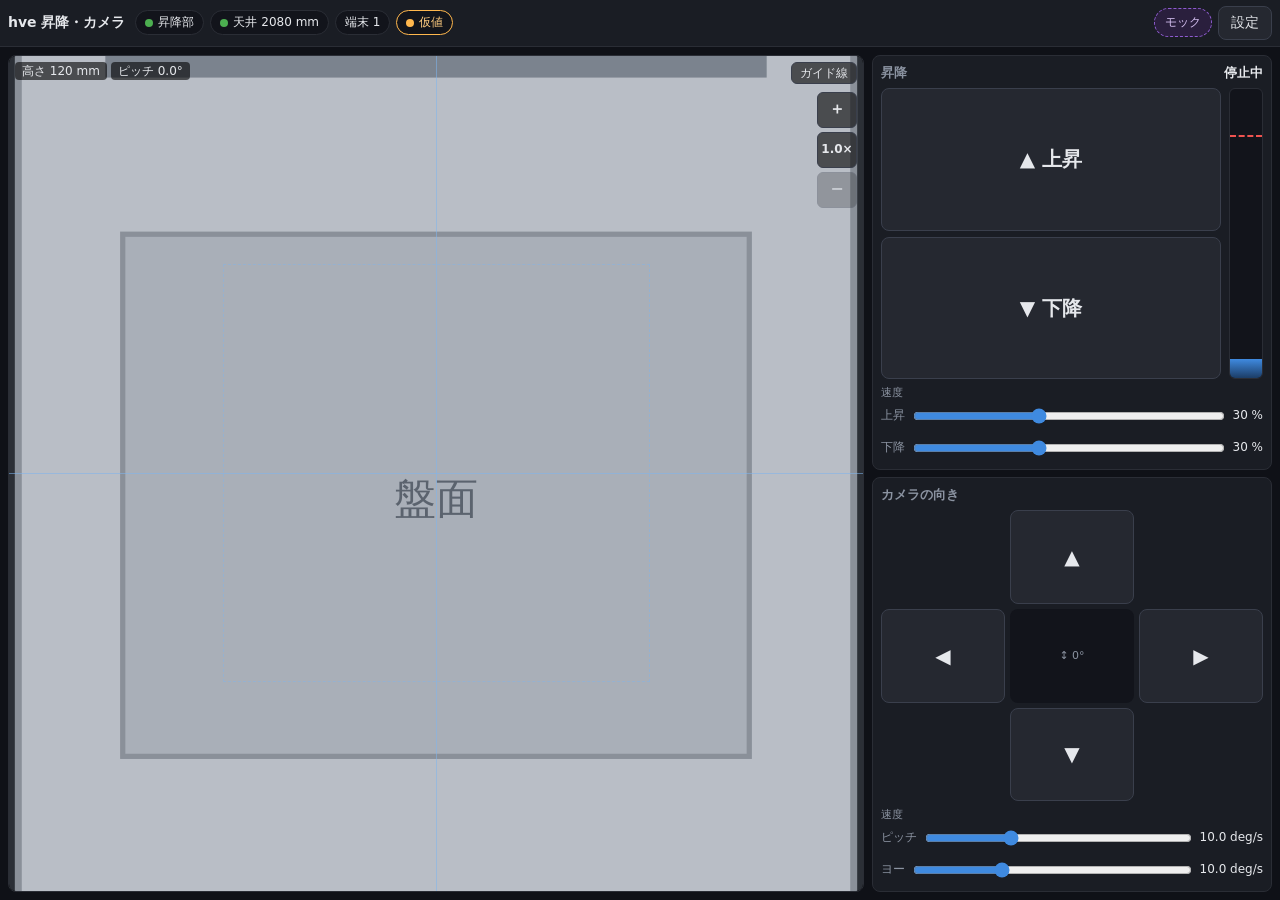
<file: docs/plan/archive/v1/spec/mockup/index.html>
<!DOCTYPE html>
<html lang="ja">
<head>
<meta charset="utf-8">
<meta name="viewport" content="width=device-width, initial-scale=1, viewport-fit=cover">
<title>hve 操作画面モックアップ</title>
<style>
/* ============================================================
   hve-system 操作画面モックアップ
   docs/plan/spec/Spec-ui.md に対応する見た目と操作感の確認用。実装ではない。
   外部リソースを一切読み込まない（th-rpi-ap 配下にインターネットが無いため）。

   【スクロール禁止】どの画面サイズでもページ・パネルともスクロールさせない
   （Spec-ui.md §0.1）。画面全体を表示領域の高さに固定し、中の部品を伸び縮みさせて収める。
   対応する最小の大きさは 360×640（縦）／ 640×360（横）。
   ============================================================ */
:root{
  --bg:#0f1117; --panel:#1a1d24; --inset:#12141b;
  --ctrl:#252830; --ctrl-hi:#343849; --ctrl-on:#2c4a74;
  --bd:#2a2d35; --bd-hi:#3a3f4c;
  --tx:#e6e8ec; --mut:#8b93a1;
  --brand:#3f8ae0;
  --ok:#4caf50; --warn:#ffb74d; --warn-tx:#ffcc80; --ng:#ef5350; --ng-tx:#ff9b98;
  --mock:#8e5bd0;
  --r:8px; --gap:8px;
}
*{box-sizing:border-box}
html,body{margin:0;height:100%;overflow:hidden}
body{height:100dvh;display:flex;flex-direction:column;background:var(--bg);color:var(--tx);
  font:14px/1.4 system-ui,-apple-system,"Hiragino Sans","Noto Sans JP",sans-serif;
  -webkit-user-select:none;user-select:none;-webkit-tap-highlight-color:transparent;overscroll-behavior:none}
button{font:inherit;color:inherit}

/* ---------- ヘッダ ---------- */
header{flex:none;display:flex;flex-wrap:wrap;align-items:center;gap:6px;padding:6px 8px;background:var(--panel);border-bottom:1px solid var(--bd)}
.title{font-weight:700;margin-right:4px;white-space:nowrap}
.badge{display:inline-flex;align-items:center;gap:5px;padding:3px 9px;border-radius:999px;background:var(--inset);border:1px solid var(--bd);font-size:12px;white-space:nowrap}
.dot{width:8px;height:8px;border-radius:50%;background:var(--ok)}
.badge.warn{border-color:var(--warn);color:var(--warn-tx)} .badge.warn .dot{background:var(--warn)}
.badge.ng{border-color:var(--ng);color:var(--ng-tx)} .badge.ng .dot{background:var(--ng)}
.badge.fake{border-color:var(--mock);color:#d7c2f3}
.spacer{flex:1}
.hbtn{padding:6px 12px;border-radius:var(--r);border:1px solid var(--bd-hi);background:var(--ctrl);cursor:pointer;white-space:nowrap}
.hbtn:hover{background:var(--ctrl-hi)}

/* ---------- 本体: 横長＝映像｜操作、縦長＝映像／操作 ---------- */
main{flex:1;min-height:0;display:grid;gap:var(--gap);padding:var(--gap);
  grid-template-columns:minmax(0,1fr) clamp(280px,34vw,400px);grid-template-rows:minmax(0,1fr)}
@media (orientation:portrait){
  main{grid-template-columns:minmax(0,1fr);grid-template-rows:minmax(0,4fr) minmax(0,5fr)}
}

/* 映像: 枠いっぱいに広げる（実装では <img> を object-fit:contain で置く） */
.video{position:relative;min-height:0;background:#000;border-radius:var(--r);overflow:clip;border:1px solid var(--bd)}
.video svg.scene{position:absolute;inset:0;width:100%;height:100%;transform-origin:50% 50%}
.guide{position:absolute;inset:0;pointer-events:none}
.guide .h,.guide .v{position:absolute;background:rgba(127,180,238,.55)}
.guide .h{left:0;right:0;top:50%;height:1px}
.guide .v{top:0;bottom:0;left:50%;width:1px}
.guide .box{position:absolute;left:25%;top:25%;width:50%;height:50%;border:1px dashed rgba(127,180,238,.45)}
.osd{position:absolute;left:6px;top:6px;right:80px;display:flex;gap:4px;flex-wrap:wrap}
.osd span{background:rgba(0,0,0,.6);padding:1px 7px;border-radius:4px;font-size:12px;font-variant-numeric:tabular-nums}
.stopbar{position:absolute;left:0;right:0;bottom:0;padding:6px 10px;font-weight:700;background:rgba(0,0,0,.75);border-top:3px solid var(--warn);color:var(--warn-tx);display:none;font-size:13px}
.stopbar.ng{border-color:var(--ng);color:var(--ng-tx)}
.stopbar.show{display:block}
.guidebtn{position:absolute;right:6px;top:6px;padding:2px 8px;border-radius:6px;border:1px solid var(--bd-hi);background:rgba(0,0,0,.6);font-size:12px;cursor:pointer;z-index:1}
.zoom{position:absolute;right:6px;top:36px;display:flex;flex-direction:column;gap:4px;z-index:1}
.zoombtn{width:40px;height:36px;padding:0;border-radius:6px;border:1px solid var(--bd-hi);background:rgba(0,0,0,.6);font-size:16px;font-weight:700;cursor:pointer;font-variant-numeric:tabular-nums}
.zoombtn.lvl{font-size:12px}
.zoombtn:disabled{opacity:.35;cursor:not-allowed}
.nosig{position:absolute;inset:0;display:none;align-items:center;justify-content:center;color:var(--mut);background:#050608;font-size:16px}
.nosig.show{display:flex}

/* ---------- 操作パネル ---------- */
.panel{min-height:0;display:grid;gap:var(--gap);grid-template-rows:minmax(0,1fr) minmax(0,1fr)}
/* 縦長、または背の低い横長では 2 枚を横に並べる */
@media (orientation:portrait),(max-height:560px){
  .panel{grid-template-rows:minmax(0,1fr);grid-template-columns:minmax(0,1fr) minmax(0,1fr)}
}
@media (orientation:landscape) and (max-height:560px){
  main{grid-template-columns:minmax(0,1fr) clamp(300px,46vw,520px)}
}
.card{min-height:0;min-width:0;display:flex;flex-direction:column;gap:6px;background:var(--panel);border:1px solid var(--bd);border-radius:var(--r);padding:8px;container-type:inline-size}
.card h2{flex:none;margin:0;font-size:13px;color:var(--mut);font-weight:600;display:flex;justify-content:space-between;align-items:center;gap:6px;white-space:nowrap}
.card h2 .st{color:var(--tx);overflow:hidden;text-overflow:ellipsis}

.hold{display:flex;align-items:center;justify-content:center;gap:6px;min-height:0;border-radius:var(--r);border:1px solid var(--bd-hi);
  background:var(--ctrl);font-size:clamp(14px,2.4vh,20px);font-weight:700;cursor:pointer;touch-action:none;padding:0}
.hold:active,.hold.on{background:var(--ctrl-on);border-color:var(--brand)}
.hold.blocked{opacity:.4;cursor:not-allowed}

/* 昇降: ボタン 2 つ＋高さのゲージが残りの高さを分け合う */
.lift{flex:1;min-height:0;display:grid;grid-template-columns:minmax(0,1fr) 34px;gap:8px}
.liftbtns{min-height:0;display:grid;grid-template-rows:1fr 1fr;gap:6px}
.gauge{position:relative;border-radius:6px;background:var(--inset);border:1px solid var(--bd);min-height:0}
.gauge .fill{position:absolute;left:0;right:0;bottom:0;background:linear-gradient(var(--brand),#1c3d66);border-radius:0 0 5px 5px}
.gauge .top{position:absolute;left:0;right:0;height:0;border-top:2px dashed var(--ng)}

/* カメラの向き: 十字ボタンが残りの高さを使う */
.pad{flex:1;min-height:0;display:grid;grid-template-columns:repeat(3,minmax(0,1fr));grid-template-rows:repeat(3,minmax(0,1fr));gap:5px}
.pad .c{display:flex;flex-direction:column;align-items:center;justify-content:center;font-size:11px;color:var(--mut);background:var(--inset);border-radius:var(--r);font-variant-numeric:tabular-nums;overflow:hidden;white-space:nowrap}

/* スライダー: 幅が狭いカードでは「ラベル 値」／「つまみ」の 2 行 */
.sub{flex:none;font-size:11px;color:var(--mut);margin-bottom:-4px}
.slider{flex:none;display:grid;grid-template-columns:auto minmax(0,1fr) auto;grid-template-areas:"l r o";align-items:center;gap:0 8px;font-size:12px}
.slider label{grid-area:l;color:var(--mut);white-space:nowrap}
.slider output{grid-area:o;text-align:right;white-space:nowrap;font-variant-numeric:tabular-nums}
.slider input{grid-area:r}
@container (max-width:300px){
  .slider{grid-template-columns:minmax(0,1fr) auto;grid-template-areas:"l o" "r r"}
}
input[type=range]{width:100%;margin:0;accent-color:var(--brand);height:26px}

/* ---------- 設定画面 ---------- */
.overlay{position:fixed;inset:0;background:rgba(0,0,0,.6);display:none;align-items:center;justify-content:center;padding:8px;z-index:10}
.overlay.show{display:flex}
.sheet{background:var(--panel);border:1px solid var(--bd-hi);border-radius:12px;max-width:720px;width:100%;max-height:100%;padding:12px 14px;display:flex;flex-direction:column;gap:8px;overflow:hidden}
.sheet h1{font-size:17px;margin:0}
.note{color:var(--mut);font-size:12px;margin:0}
table{width:100%;border-collapse:collapse;table-layout:fixed}
th,td{padding:4px;text-align:left;border-bottom:1px solid var(--bd);font-size:13px}
th{color:var(--mut);font-weight:600;font-size:12px}
th:first-child,td:first-child{width:4.2em;white-space:nowrap} th:last-child,td:last-child{width:3.8em}
td input{width:100%;padding:6px;border-radius:6px;border:1px solid var(--bd-hi);background:var(--inset);color:var(--tx);font:inherit;font-variant-numeric:tabular-nums}
td input.bad{border-color:var(--ng)}
.err{color:var(--ng-tx);font-size:12px;min-height:1.4em}
.row-actions{display:flex;gap:8px;justify-content:flex-end}
.primary{background:var(--brand);border-color:var(--brand);color:#fff}
.primary:disabled{opacity:.4;cursor:not-allowed}
.prov{padding:6px 10px;border-radius:var(--r);border:1px solid var(--warn);color:var(--warn-tx);font-size:12px}
@media (max-height:420px){
  .sheet{padding:8px 12px;gap:4px} .note{display:none} td input{padding:3px 6px} th,td{padding:2px 4px}
}
.toast{position:fixed;left:50%;bottom:16px;transform:translateX(-50%);background:var(--ok);color:#06230a;padding:6px 14px;border-radius:999px;font-weight:700;display:none;z-index:20}

/* ---------- モックアップ専用（実装には無い）: ヘッダの「モック」ボタン ---------- */
.mockfab{padding:5px 10px;border-radius:999px;border:1px dashed var(--mock);background:#2a1f3d;color:#d7c2f3;font-size:12px;cursor:pointer}
.mockpop{position:fixed;right:8px;top:48px;z-index:30;width:min(340px,calc(100vw - 16px));padding:8px;border:1px dashed var(--mock);border-radius:var(--r);background:#1a1426;display:none}
.mockpop.show{display:block}
.mockpop b{color:#d7c2f3;font-size:12px}
.mockpop .row{display:flex;flex-wrap:wrap;gap:4px;margin-top:6px}
.mockpop button{padding:4px 8px;border-radius:6px;border:1px solid #5a3f80;background:#2a1f3d;font-size:12px;cursor:pointer}
.mockpop button.on{background:#5a3f80}
</style>
</head>
<body>

<header>
  <span class="title">hve 昇降・カメラ</span>
  <span class="badge" id="bLink"><span class="dot"></span><span>昇降部</span></span>
  <span class="badge" id="bCeil"><span class="dot"></span><span>天井</span></span>
  <span class="badge" id="bClients"><span>端末 1</span></span>
  <span class="badge warn" id="bProv" title="仮値のまま動いているパラメータがあります"><span class="dot"></span><span>仮値</span></span>
  <span class="badge warn" id="bTop" style="display:none" title="上端の閾値が未設定のため上端で止まりません"><span class="dot"></span><span>上端 未設定（開発中）</span></span>
  <span class="badge fake" id="bFake" style="display:none"><span>偽物のモード</span></span>
  <span class="spacer"></span>
  <button class="mockfab" id="mockFab" title="モックアップ専用（実装の画面には無い）">モック</button>
  <button class="hbtn" id="openSettings">設定</button>
</header>

<main>
  <div class="video" id="video">
    <svg class="scene" viewBox="0 0 640 480" preserveAspectRatio="xMidYMid slice" aria-label="カメラ映像（モックアップでは絵）">
      <g id="world">
        <rect x="-2000" y="-4000" width="4640" height="8000" fill="#2b2f36"/>
        <rect x="-2000" y="-4000" width="4640" height="2600" fill="#3a3e46"/>
        <rect x="-2000" y="-1400" width="4640" height="14" fill="#555b66"/>
        <rect x="80" y="-900" width="480" height="2000" fill="#b9bec6" stroke="#8a9099" stroke-width="4"/>
        <rect x="100" y="-880" width="440" height="160" fill="#9aa1ab"/>
        <text x="320" y="-790" fill="#39404a" font-size="34" text-anchor="middle" font-family="sans-serif">盤上部</text>
        <g fill="#6d7580">
          <rect x="130" y="-690" width="80" height="50"/><rect x="230" y="-690" width="80" height="50"/>
          <rect x="330" y="-690" width="80" height="50"/><rect x="430" y="-690" width="80" height="50"/>
        </g>
        <g fill="#e0a52c"><circle cx="170" cy="-600" r="10"/><circle cx="270" cy="-600" r="10"/><circle cx="370" cy="-600" r="10"/></g>
        <rect x="100" y="-560" width="440" height="6" fill="#8a9099"/>
        <g fill="#7b838e">
          <rect x="130" y="-500" width="380" height="30"/><rect x="130" y="-440" width="380" height="30"/>
          <rect x="130" y="-380" width="380" height="30"/><rect x="130" y="-320" width="380" height="30"/>
        </g>
        <rect x="140" y="-200" width="360" height="300" fill="#a9afb8" stroke="#8a9099" stroke-width="3"/>
        <text x="320" y="-40" fill="#5b636e" font-size="24" text-anchor="middle" font-family="sans-serif">盤面</text>
      </g>
    </svg>
    <div class="guide" id="guide"><div class="h"></div><div class="v"></div><div class="box"></div></div>
    <div class="osd"><span id="osdH">高さ —</span><span id="osdP">ピッチ 0°</span></div>
    <button class="guidebtn" id="toggleGuide" title="ガイド線の表示を切り替える">ガイド線</button>
    <div class="zoom" aria-label="デジタルズーム">
      <button class="zoombtn" id="zIn" title="拡大">＋</button>
      <button class="zoombtn lvl" id="zLvl" title="1 倍に戻す">1.0×</button>
      <button class="zoombtn" id="zOut" title="縮小">−</button>
    </div>
    <div class="nosig" id="nosig">映像がありません</div>
    <div class="stopbar" id="stopbar"></div>
  </div>

  <div class="panel">
    <section class="card">
      <h2><span>昇降</span><span class="st" id="liftState">停止中</span></h2>
      <div class="lift">
        <div class="liftbtns">
          <button class="hold" data-axis="lift_up">▲ 上昇</button>
          <button class="hold" data-axis="lift_down">▼ 下降</button>
        </div>
        <div class="gauge" title="高さ（赤い破線が上端）">
          <div class="fill" id="gFill"></div>
          <div class="top" id="gTop"></div>
        </div>
      </div>
      <div class="sub">速度</div>
      <div class="slider"><label for="sUp">上昇</label><input type="range" id="sUp"><output id="oUp"></output></div>
      <div class="slider"><label for="sDown">下降</label><input type="range" id="sDown"><output id="oDown"></output></div>
    </section>

    <section class="card">
      <h2><span>カメラの向き</span></h2>
      <div class="pad">
        <div></div><button class="hold" data-axis="pitch_up">▲</button><div></div>
        <button class="hold" data-axis="yaw_left">◀</button>
        <div class="c" title="ピッチ（ヨーの向きは扱わない）"><span id="cP">↕ 0°</span></div>
        <button class="hold" data-axis="yaw_right">▶</button>
        <div></div><button class="hold" data-axis="pitch_down">▼</button><div></div>
      </div>
      <div class="sub">速度</div>
      <div class="slider"><label for="sPitch">ピッチ</label><input type="range" id="sPitch"><output id="oPitch"></output></div>
      <div class="slider"><label for="sYaw">ヨー</label><input type="range" id="sYaw"><output id="oYaw"></output></div>
    </section>
  </div>
</main>

<!-- 設定画面 -->
<div class="overlay" id="settings">
  <div class="sheet" role="dialog" aria-labelledby="stTitle">
    <h1 id="stTitle">設定</h1>
    <p class="note">機器（カメラ部）に保存され、どの端末から開いても同じ設定になります。誰でも変更できます。
      スライダーの位置は保存されず、画面を開くたびに<b>初期値</b>から始まります。</p>
    <table>
      <thead><tr><th>速度</th><th>下限</th><th>上限</th><th>初期値</th><th>単位</th></tr></thead>
      <tbody id="stBody"></tbody>
    </table>
    <div class="err" id="stErr"></div>
    <div class="row-actions">
      <button class="hbtn" id="stCancel">閉じる（保存しない）</button>
      <button class="hbtn primary" id="stSave">保存</button>
    </div>
    <div class="prov"><b>仮値で動作中</b>（実測で確定するまで。ここでは変えられない）:
      天井までの余裕 500 mm ／ 天井の値の古さ 600 ms ／ 高さの値の古さ 600 ms ／ 連続駆動の上限 10 s</div>
  </div>
</div>
<div class="toast" id="toast">保存しました</div>

<!-- モックアップ専用 -->
<div class="mockpop" id="mockPop">
  <b>モックアップ専用（実装の画面には無い）</b>
  <div class="row" id="mockRow">
    <button data-mock="normal" class="on">通常</button>
    <button data-mock="ceilNear">天井が近い</button>
    <button data-mock="ceilStale">天井の値が届かない</button>
    <button data-mock="ceilOut">天井 範囲外</button>
    <button data-mock="link">昇降部と切断</button>
    <button data-mock="topUnset">上端が未設定</button>
    <button data-mock="maxrun">連続駆動の上限</button>
    <button data-mock="height">高さセンサ故障</button>
    <button data-mock="novideo">映像なし</button>
    <button data-mock="fake">偽物のモード表示</button>
    <button data-mock="clients">端末 2 台</button>
    <button data-mock="reload">画面を開き直す</button>
  </div>
</div>

<script>
(() => {
  // ---- 設定（機器に保存されている想定） ----
  const AXES = [
    {key:'lift_up',   name:'上昇',   unit:'%',     abs:[0,100]},
    {key:'lift_down', name:'下降',   unit:'%',     abs:[0,100]},
    {key:'pitch',     name:'ピッチ', unit:'deg/s', abs:[0.1,60]},
    {key:'yaw',       name:'ヨー',   unit:'deg/s', abs:[0.1,60]},
  ];
  let settings = {
    lift_up:{min:10,max:60,init:30}, lift_down:{min:10,max:60,init:30},
    pitch:{min:1,max:30,init:10},    yaw:{min:1,max:30,init:10},
  };

  // ---- 機体の状態（シミュレーション） ----
  const S = {height:120, top:1500, ceilingAt:2200, pitch:0, yaw:0,
             link:true, ceilStale:false, ceilOut:false, topUnset:false, heightBad:false, video:true,
             active:null, reason:'CMD_STOP', runAxis:null, runT:0};
  const CEIL_MARGIN = 500, PITCH_LIM = 45, BOTTOM = 100, MAX_RUN_S = 10;
  const LIFT_MM_PER_PCT_S = 9.6; // 絵を動かすための適当な値（仕様ではない）

  const REASON = {
    CEILING_NEAR:['ng','天井が近いため上昇できません'],
    CEILING_STALE:['ng','天井センサの値が届かないため上昇できません'],
    HEIGHT_UNKNOWN:['ng','高さセンサが読めないため上昇できません'],
    MAX_RUN:['warn','同じ方向へ動き続けた時間が上限（10 秒）を超えたため停止しました。反対方向へは動かせます'],
    TOP:['warn','上端に達しました'],
    BOTTOM:['warn','下端です'],
    LINK_LOST:['ng','昇降部と繋がっていません。昇降できません'],
    HOLD_TIMEOUT:['warn','操作が途絶えたため停止しました'],
    AXIS_LIMIT:['warn','可動範囲の端です'],
  };

  const $ = id => document.getElementById(id);
  const sliders = {lift_up:$('sUp'), lift_down:$('sDown'), pitch:$('sPitch'), yaw:$('sYaw')};
  const outs    = {lift_up:$('oUp'), lift_down:$('oDown'), pitch:$('oPitch'), yaw:$('oYaw')};
  const fmt = (v,u) => (u==='%' ? Math.round(v) : (+v).toFixed(1)) + ' ' + u;

  function applySliders(){ // 画面を開いたとき: 範囲＝下限〜上限、位置＝初期値
    for (const a of AXES){
      const s = sliders[a.key], c = settings[a.key];
      s.min = c.min; s.max = c.max; s.step = a.unit==='%' ? 1 : 0.5; s.value = c.init;
      outs[a.key].textContent = fmt(c.init, a.unit);
    }
  }
  for (const a of AXES) sliders[a.key].addEventListener('input', e => outs[a.key].textContent = fmt(e.target.value, a.unit));

  // ---- 押している間だけ動く ----
  const speedOf = axis => +sliders[axis.startsWith('lift') ? axis : axis.split('_')[0]].value;
  document.querySelectorAll('.hold').forEach(b => {
    const down = e => { e.preventDefault(); b.setPointerCapture?.(e.pointerId); S.active = b.dataset.axis; b.classList.add('on'); };
    const up = () => { if (S.active === b.dataset.axis) S.active = null; b.classList.remove('on'); };
    b.addEventListener('pointerdown', down);
    ['pointerup','pointercancel','lostpointercapture'].forEach(t => b.addEventListener(t, up));
    b.addEventListener('contextmenu', e => e.preventDefault());
  });

  // ---- 判定（DetailedDesign.md §4.1 の順） ----
  function decide(axis){
    if (axis === 'lift_up'){
      if (!S.link) return 'LINK_LOST';
      if (S.ceilStale) return 'CEILING_STALE';
      if (!S.ceilOut && S.ceilingAt - S.height <= CEIL_MARGIN) return 'CEILING_NEAR';
      if (S.heightBad) return 'HEIGHT_UNKNOWN';
      if (!S.topUnset && S.height >= S.top) return 'TOP';   // 未設定なら上端では止めない（開発中の動作確認）
      if (S.runAxis === 'lift_up' && S.runT > MAX_RUN_S) return 'MAX_RUN';
      return 'NONE';
    }
    if (axis === 'lift_down'){
      if (!S.link) return 'LINK_LOST';
      if (S.height <= BOTTOM) return 'BOTTOM';
      if (S.runAxis === 'lift_down' && S.runT > MAX_RUN_S) return 'MAX_RUN';
      return 'NONE';
    }
    if (axis === 'pitch_up'   && S.pitch >=  PITCH_LIM) return 'AXIS_LIMIT';
    if (axis === 'pitch_down' && S.pitch <= -PITCH_LIM) return 'AXIS_LIMIT';
    return 'NONE';
  }

  let last = performance.now();
  function tick(now){
    const dt = Math.min(0.2, (now - last) / 1000); last = now;
    let reason = 'CMD_STOP';
    if (S.active && S.active.startsWith('lift')){
      if (S.runAxis !== S.active){ S.runAxis = S.active; S.runT = 0; }
      if (decide(S.active) === 'NONE') S.runT += dt;
    } else { S.runAxis = null; S.runT = 0; }
    if (S.active){
      reason = decide(S.active);
      if (reason === 'NONE'){
        const v = speedOf(S.active);
        switch (S.active){
          case 'lift_up':    S.height += LIFT_MM_PER_PCT_S * v * dt; break;
          case 'lift_down':  S.height = Math.max(BOTTOM, S.height - LIFT_MM_PER_PCT_S * v * dt); break;
          case 'pitch_up':   S.pitch = Math.min( PITCH_LIM, S.pitch + v*dt); break;
          case 'pitch_down': S.pitch = Math.max(-PITCH_LIM, S.pitch - v*dt); break;
          case 'yaw_right':  S.yaw = ((S.yaw + v*dt + 540) % 360) - 180; break;  // 360° 回し続けられる
          case 'yaw_left':   S.yaw = ((S.yaw - v*dt + 540) % 360) - 180; break;
        }
      }
    }
    S.reason = reason;
    render();
    requestAnimationFrame(tick);
  }

  function setBadge(el, cls, text){ el.className = 'badge' + (cls ? ' ' + cls : ''); el.lastElementChild.textContent = text; }

  function render(){
    const up = S.active === 'lift_up', dn = S.active === 'lift_down';
    const gap = Math.round(S.ceilingAt - S.height);
    setBadge($('bLink'), S.link ? '' : 'ng', S.link ? '昇降部' : '昇降部 切断');
    setBadge($('bCeil'), S.ceilStale ? 'ng' : (!S.ceilOut && gap <= CEIL_MARGIN ? 'warn' : ''), S.ceilStale ? '天井 値なし' : (S.ceilOut ? '天井 範囲外' : `天井 ${gap} mm`));
    // 映像: 画面中央に来る世界の y。下端では盤面、上がるほど盤上部へ。ピッチ上向きでさらに上
    const cy = -50 - (S.height - BOTTOM) * 0.62 - S.pitch * 9, tx = -S.yaw * 6;
    $('world').setAttribute('transform', `translate(${tx},${240 - cy})`);
    $('osdH').textContent = S.heightBad ? '高さ 読めない' : `高さ ${Math.round(S.height)} mm`;
    $('osdP').textContent = `ピッチ ${S.pitch.toFixed(1)}°`;  $('cP').textContent = `↕ ${Math.round(S.pitch)}°`;
    const r = REASON[S.reason], bar = $('stopbar');
    if (r){ bar.className = 'stopbar show' + (r[0]==='ng' ? ' ng' : ''); bar.textContent = r[1]; }
    else bar.className = 'stopbar';
    const moving = (up||dn) && S.reason === 'NONE';
    $('liftState').textContent = moving ? (up ? `上昇中 ${sliders.lift_up.value}%` : `下降中 ${sliders.lift_down.value}%`)
                                        : (S.height <= BOTTOM ? '停止中・下端' : '停止中');
    document.querySelector('[data-axis=lift_up]').classList.toggle('blocked', decide('lift_up') !== 'NONE');
    document.querySelector('[data-axis=lift_down]').classList.toggle('blocked', decide('lift_down') !== 'NONE');
    const maxH = 1800;
    $('gFill').style.height = (S.heightBad ? 0 : Math.min(100, S.height / maxH * 100)) + '%';
    $('gTop').style.display = S.topUnset ? 'none' : '';
    $('bTop').style.display = S.topUnset ? '' : 'none';
    $('gTop').style.bottom = (S.top / maxH * 100) + '%';
    $('nosig').classList.toggle('show', !S.video);
  }

  // ---- 設定画面 ----
  let draft;
  function openSettings(){
    draft = JSON.parse(JSON.stringify(settings));
    $('stBody').innerHTML = AXES.map(a => `<tr data-key="${a.key}"><td>${a.name}</td>` +
      ['min','max','init'].map(f => `<td><input type="number" inputmode="decimal" data-f="${f}" value="${draft[a.key][f]}"></td>`).join('') +
      `<td>${a.unit}</td></tr>`).join('');
    $('stBody').querySelectorAll('input').forEach(i => i.addEventListener('input', validate));
    validate();
    $('settings').classList.add('show');
  }
  function validate(){
    const msgs = [];
    for (const a of AXES){
      const row = $('stBody').querySelector(`tr[data-key=${a.key}]`);
      const vals = {};
      row.querySelectorAll('input').forEach(i => vals[i.dataset.f] = i.value === '' ? NaN : +i.value);
      let err = '';
      if (Object.values(vals).some(Number.isNaN)) err = '数値を入れてください';
      else if (vals.min < a.abs[0] || vals.max > a.abs[1]) err = `${a.abs[0]}〜${a.abs[1]} ${a.unit} の範囲にしてください`;
      else if (!(vals.min <= vals.init && vals.init <= vals.max)) err = '下限 ≦ 初期値 ≦ 上限 にしてください';
      row.querySelectorAll('input').forEach(i => i.classList.toggle('bad', !!err));
      if (err) msgs.push(`${a.name}: ${err}`); else draft[a.key] = vals;
    }
    // エラーは 1 行にまとめる（行を増やして画面からはみ出さないように）
    $('stErr').textContent = msgs.length ? msgs[0] + (msgs.length > 1 ? `（ほか ${msgs.length - 1} 件）` : '') : '';
    $('stSave').disabled = msgs.length > 0;
    return msgs.length === 0;
  }
  $('openSettings').onclick = openSettings;
  $('stCancel').onclick = () => $('settings').classList.remove('show');
  $('stSave').onclick = () => {
    if (!validate()) return;
    settings = draft; applySliders();
    $('settings').classList.remove('show');
    const t = $('toast'); t.style.display = 'block'; setTimeout(() => t.style.display = 'none', 1500);
  };

  // ---- デジタルズーム（判定には影響しない。Spec-ui.md §1.5） ----
  // 実装ではカメラ部が高解像度の映像から中央を切り出して送る。モックアップは見え方だけ再現するため絵を拡大している
  const ZOOM_MAX = 4, ZOOM_STEP = 0.5;
  let zoom = 1;
  function setZoom(z){
    zoom = Math.min(ZOOM_MAX, Math.max(1, Math.round(z / ZOOM_STEP) * ZOOM_STEP));
    document.querySelector('.video svg.scene').style.transform = `scale(${zoom})`;
    $('zLvl').textContent = zoom.toFixed(1) + '×';
    $('zIn').disabled = zoom >= ZOOM_MAX; $('zOut').disabled = zoom <= 1;
  }
  $('zIn').onclick = () => setZoom(zoom + ZOOM_STEP);
  $('zOut').onclick = () => setZoom(zoom - ZOOM_STEP);
  $('zLvl').onclick = () => setZoom(1);
  setZoom(1); // 画面を開いたときは 1 倍から

  // ---- ガイド線 ----
  $('toggleGuide').onclick = () => { const g = $('guide'); g.style.display = g.style.display === 'none' ? '' : 'none'; };

  // ---- モックアップ専用: 状況の再現 ----
  const placeMock = () => $('mockPop').style.top = (document.querySelector('header').getBoundingClientRect().bottom + 4) + 'px';
  $('mockFab').onclick = () => { placeMock(); $('mockPop').classList.toggle('show'); };
  addEventListener('resize', placeMock);
  $('mockRow').addEventListener('click', e => {
    const m = e.target.dataset.mock; if (!m) return;
    if (m === 'normal'){
      Object.assign(S, {link:true, ceilStale:false, ceilOut:false, topUnset:false, heightBad:false, video:true, ceilingAt:2200});
      $('bFake').style.display = 'none'; $('bClients').lastElementChild.textContent = '端末 1';
      document.querySelectorAll('#mockRow button').forEach(b => b.classList.toggle('on', b.dataset.mock === 'normal'));
      return;
    }
    if (m === 'reload'){ applySliders(); return; }
    if (m === 'maxrun'){ S.runAxis = 'lift_up'; S.runT = MAX_RUN_S + 1; S.active = 'lift_up'; setTimeout(() => { S.active = null; }, 1500); return; }
    document.querySelector('#mockRow [data-mock=normal]').classList.remove('on');
    e.target.classList.toggle('on');
    const on = e.target.classList.contains('on');
    const toggles = {ceilStale:'ceilStale', ceilOut:'ceilOut', topUnset:'topUnset', height:'heightBad'};
    if (toggles[m]) S[toggles[m]] = on;
    if (m === 'link') S.link = !on;
    if (m === 'novideo') S.video = !on;
    if (m === 'ceilNear') S.ceilingAt = on ? S.height + 450 : 2200;
    if (m === 'fake') $('bFake').style.display = on ? '' : 'none';
    if (m === 'clients') $('bClients').lastElementChild.textContent = on ? '端末 2' : '端末 1';
  });

  applySliders();
  // 確認用: ?h=<高さ>&ceil=near|stale&hold=<軸>&zoom=<倍率>&settings=1&mock=1 で状態を作って開ける
  const q = new URLSearchParams(location.search);
  if (q.has('h')) S.height = +q.get('h');
  if (q.get('ceil') === 'near') S.ceilingAt = S.height + 450;
  if (q.get('ceil') === 'stale') S.ceilStale = true;
  if (q.has('hold')) S.active = q.get('hold');
  if (q.has('settings')) openSettings();
  if (q.has('zoom')) setZoom(+q.get('zoom'));
  if (q.has('mock')) { placeMock(); $('mockPop').classList.add('show'); }
  requestAnimationFrame(tick);
})();
</script>
</body>
</html>
</file>
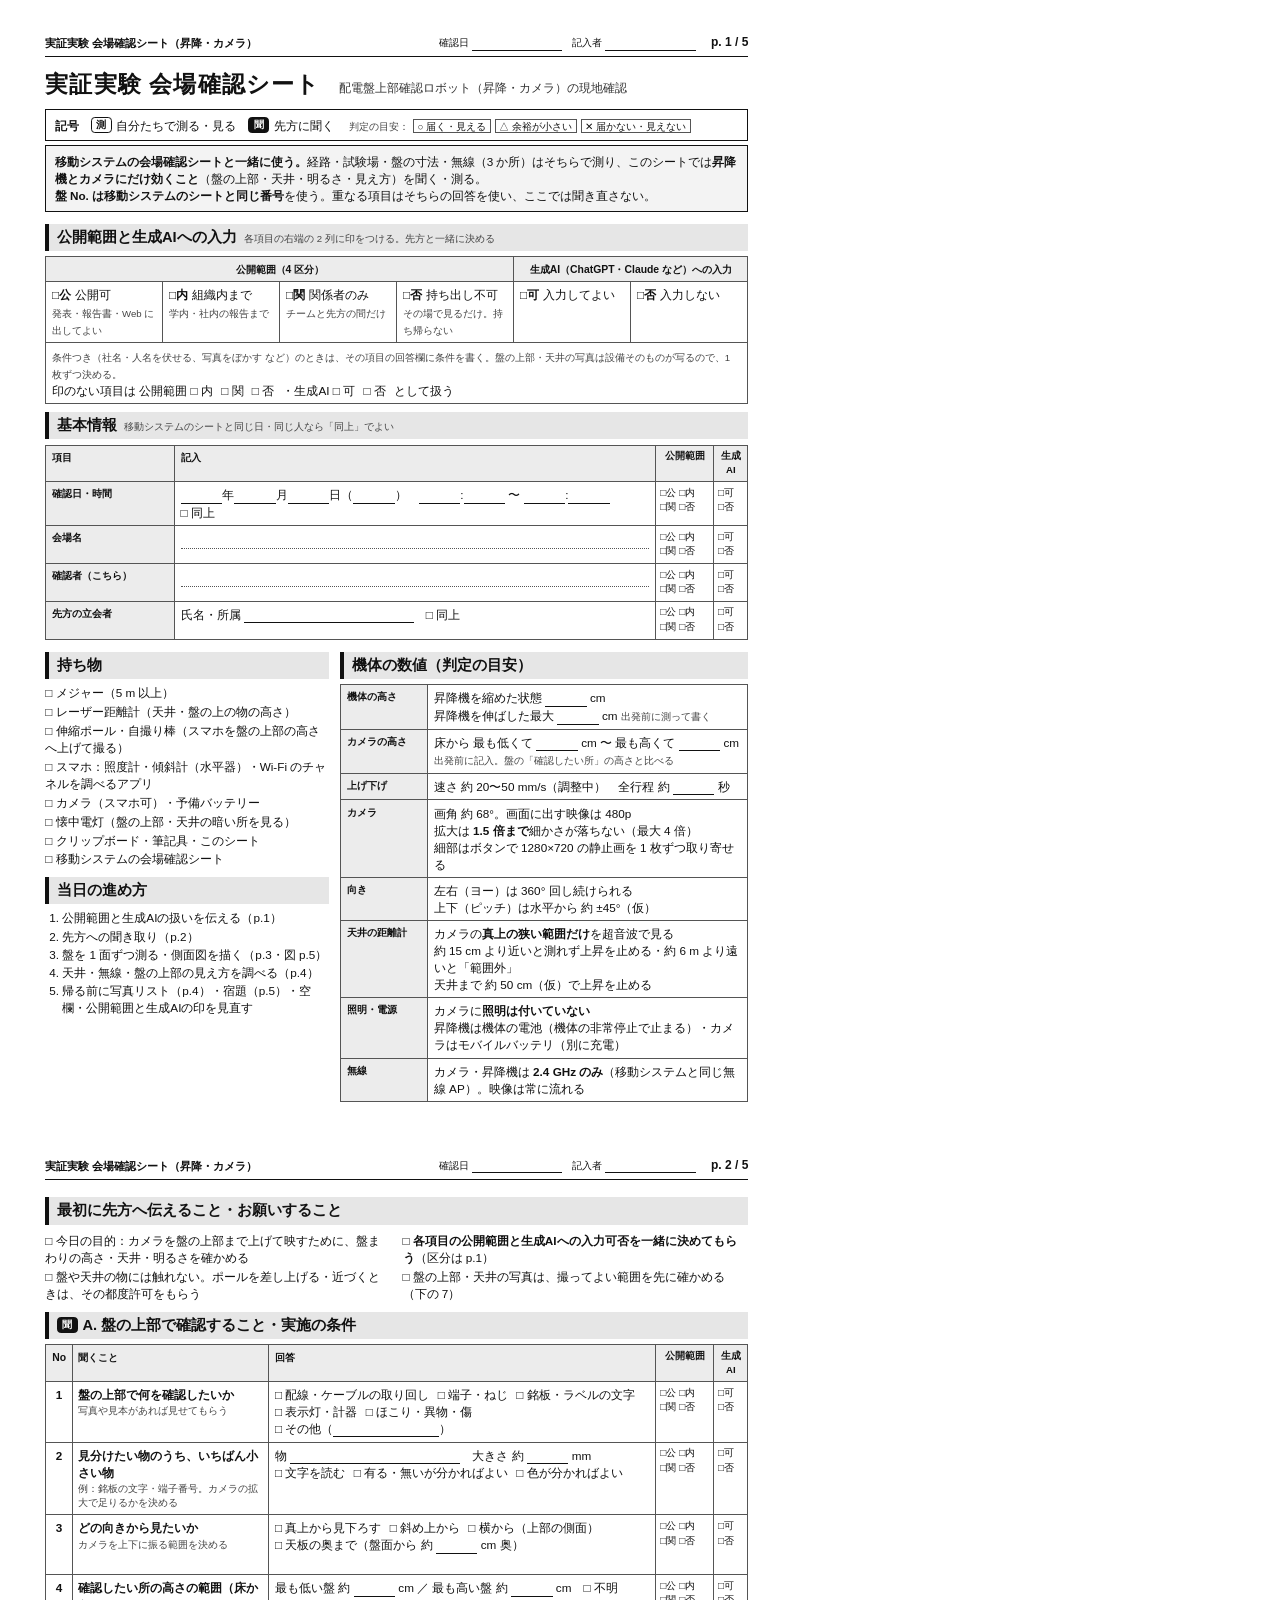
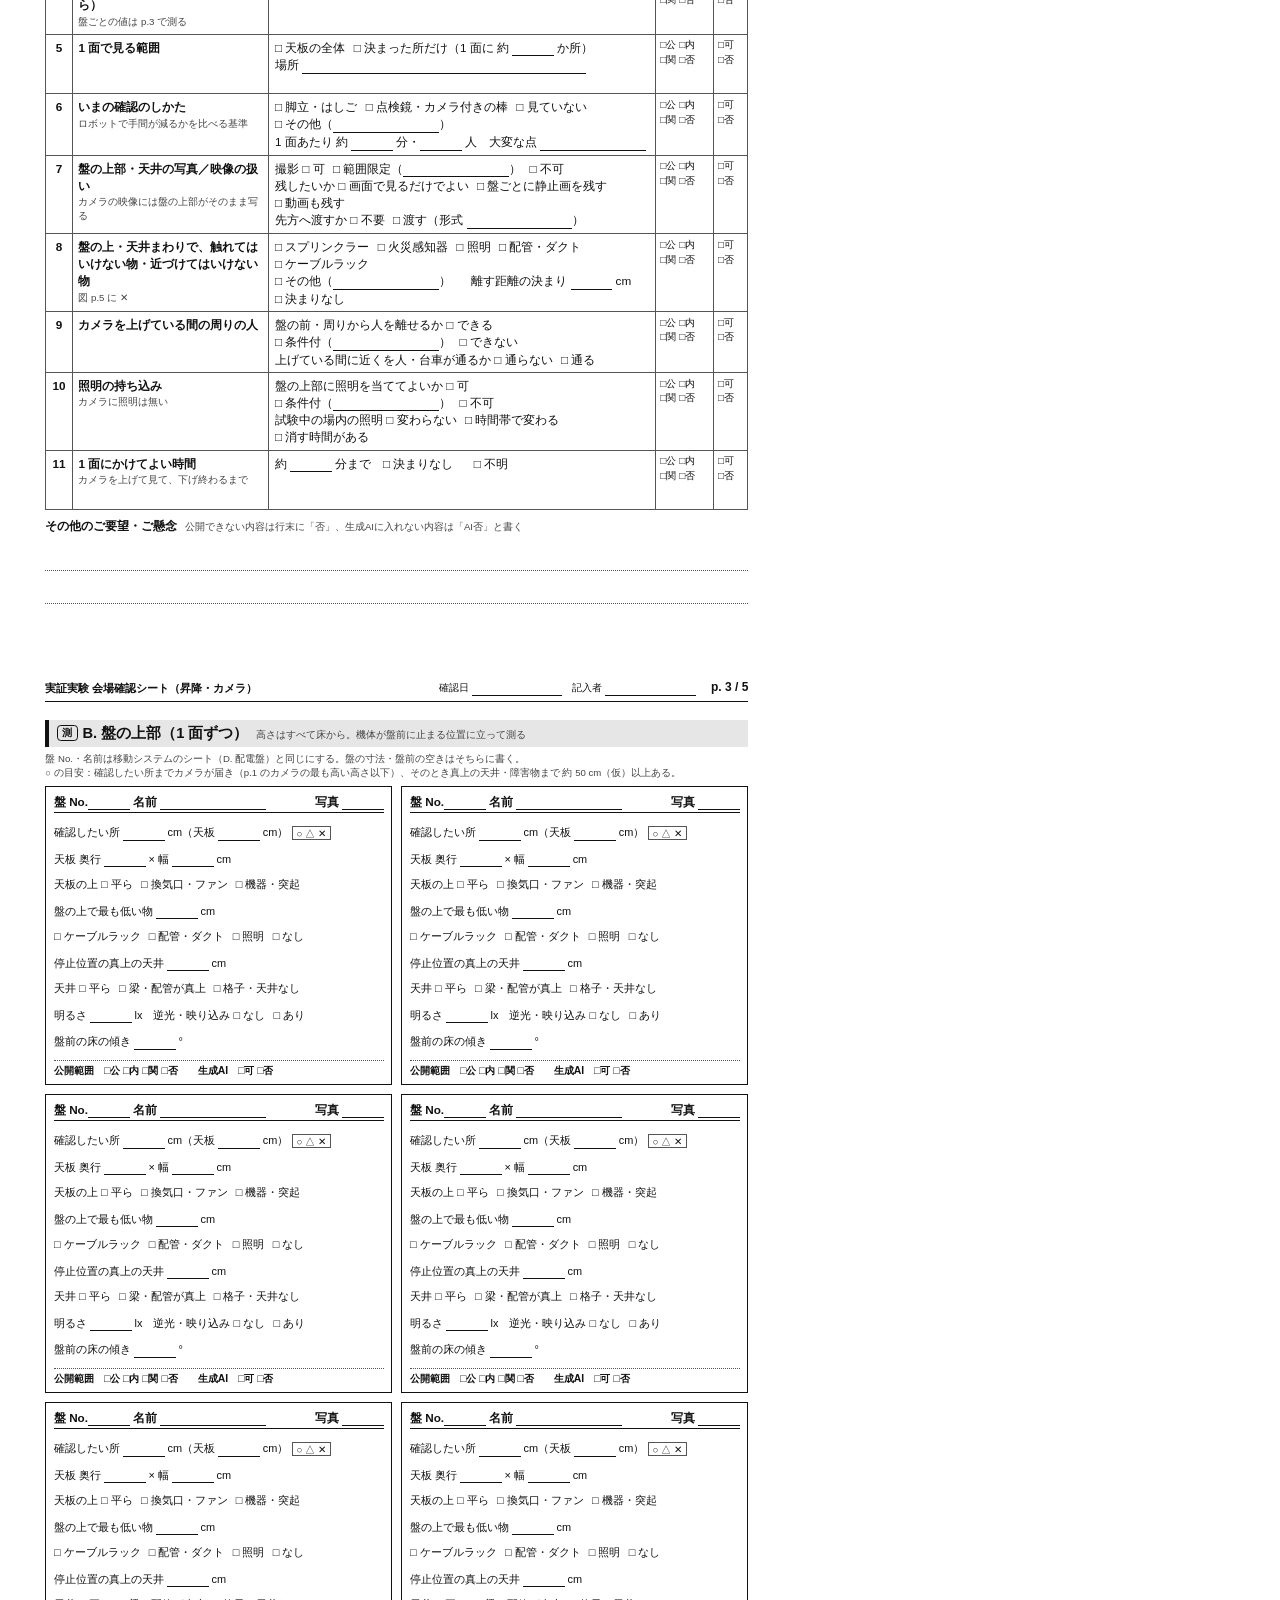
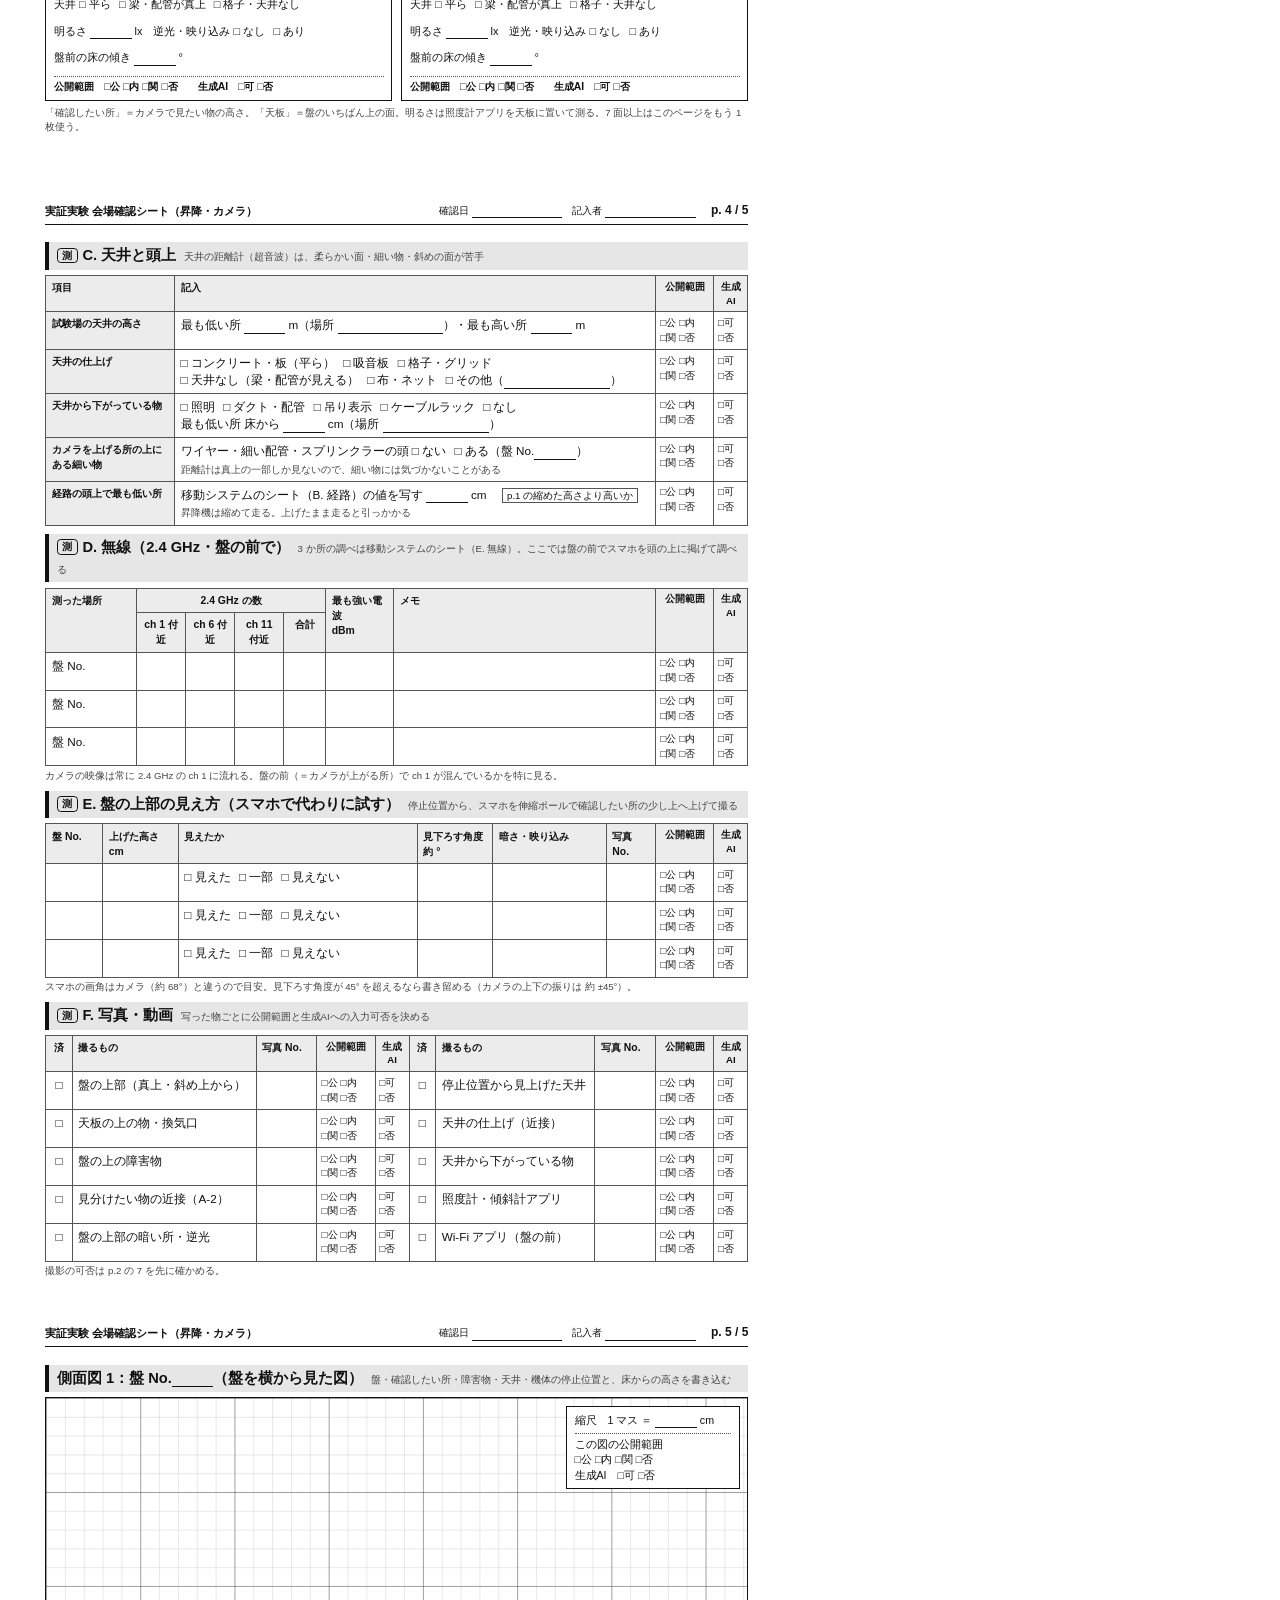
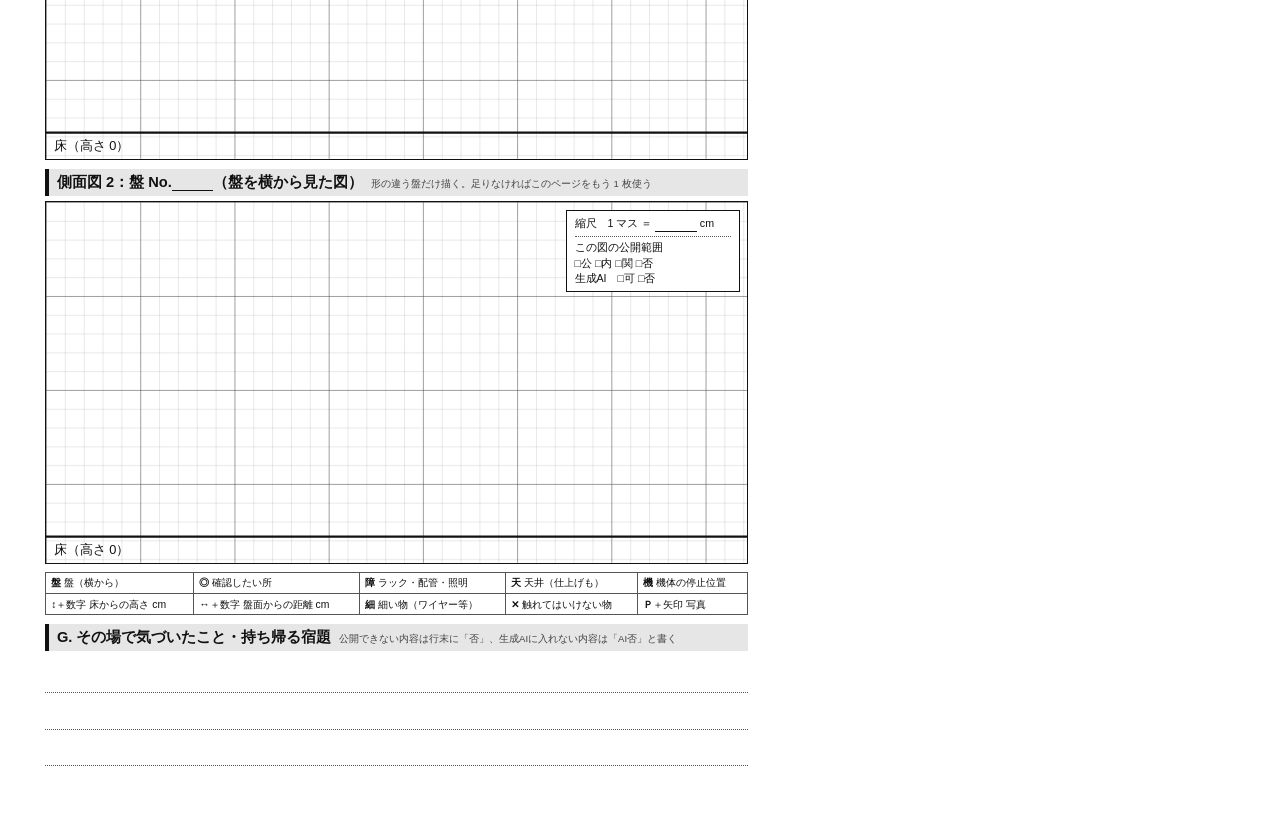
<file: docs/現場確認/会場確認シート.html>
<!doctype html>
<html lang="ja">
<head>
<meta charset="utf-8">
<title>実証実験 会場確認シート（昇降・カメラ）</title>
<style>
  @page { size: A4; margin: 0; }
  * { box-sizing: border-box; }
  html, body { margin: 0; padding: 0; background: #fff; }
  body {
    font-family: "Noto Sans CJK JP", "Noto Sans JP", sans-serif;
    color: #111; font-size: 8.8pt; line-height: 1.45;
    -webkit-print-color-adjust: exact; print-color-adjust: exact;
  }
  .page {
    width: 210mm; height: 297mm; padding: 9mm 12mm 9mm;
    page-break-after: always; break-after: page;
    display: flex; flex-direction: column; overflow: hidden; position: relative;
  }
  .page:last-child { page-break-after: auto; break-after: auto; }

  /* ページ見出し（綴じが外れても順番と記入者が分かるように毎ページ） */
  .hdr {
    display: flex; justify-content: space-between; align-items: flex-end;
    border-bottom: 1.2pt solid #111; padding-bottom: 1.2mm; margin-bottom: 2.5mm;
    font-size: 7.8pt; flex: none;
  }
  .hdr .doc { font-weight: 700; font-size: 8.5pt; }
  .hdr .meta span.b { min-width: 24mm; }
  .hdr .pno { font-weight: 700; font-size: 9pt; margin-left: 4mm; }

  h1 { font-size: 17pt; margin: 0.5mm 0 2mm; letter-spacing: 0.05em; }
  .sub { font-size: 9pt; font-weight: 400; letter-spacing: 0; color: #333; margin-left: 3mm; }
  h2 {
    font-size: 11pt; margin: 2.2mm 0 1.4mm; padding: 0.8mm 2mm;
    background: #e6e6e6; border-left: 3pt solid #111; flex: none;
  }
  h2 .hint { font-weight: 400; margin-left: 2mm; }
  h3 { font-size: 9.2pt; margin: 2mm 0 1mm; }

  .tag {
    display: inline-block; border: 0.8pt solid #111; border-radius: 1mm;
    font-size: 7.8pt; line-height: 1.3; padding: 0 1.2mm; margin-right: 1.2mm;
    vertical-align: 0.4mm; font-weight: 700;
  }
  .tag.ask { background: #111; color: #fff; }

  table { width: 100%; border-collapse: collapse; }
  tr, td, th { break-inside: avoid; page-break-inside: avoid; }
  td, th { border: 0.6pt solid #555; padding: 1.1mm 1.5mm; vertical-align: top; }
  th { background: #ececec; font-weight: 700; font-size: 7.8pt; text-align: left; }
  th.c, td.c { text-align: center; }
  td.num { width: 7mm; text-align: center; font-weight: 700; }
  td.q { width: 52mm; font-weight: 700; }
  td.q .hint { display: block; font-weight: 400; margin-top: 0.4mm; }

  .b { display: inline-block; border-bottom: 0.6pt solid #111; min-width: 18mm; height: 4.4mm; vertical-align: -1.2mm; }
  .b.s { min-width: 11mm; } .b.m { min-width: 28mm; } .b.l { min-width: 45mm; } .b.xl { min-width: 75mm; }
  .line { border-bottom: 0.6pt solid #111; height: 6.5mm; }
  .line.dot { border-bottom: 0.6pt dotted #555; }
  .hint { font-size: 7.2pt; color: #444; }
  .opt { white-space: nowrap; margin-right: 2.2mm; }
  .row { margin: 0.6mm 0; }
  .two { display: grid; grid-template-columns: 1fr 1fr; gap: 3mm; }
  .box { border: 0.8pt solid #111; padding: 1.8mm 2.2mm; }
  .box.ref { background: #f3f3f3; }
  .judge { font-size: 7.2pt; border: 0.6pt solid #555; padding: 0.2mm 1mm; margin-left: 1mm; white-space: nowrap; }
  .grow { flex: 1 1 auto; }
  ul.chk { list-style: none; margin: 0; padding: 0; }
  ul.chk li { margin: 0.5mm 0; }
  ol.steps { margin: 0.5mm 0 0 4.5mm; padding: 0; }
  ol.steps li { margin: 0.3mm 0; }

  /* 区間表・写真表など、記入用の行の高さ */
  .tall td { height: 12.6mm; }
  .mid td { height: 8.2mm; }
  .qa td { height: 15.8mm; }

  /* 配電盤カード */
  .cards { display: grid; grid-template-columns: 1fr 1fr; grid-auto-rows: 1fr; gap: 2.4mm; flex: 1 1 auto; }
  .card { border: 0.9pt solid #111; padding: 1.4mm 2mm; display: flex; flex-direction: column; justify-content: space-between; break-inside: avoid; }
  .card .ttl { font-weight: 700; border-bottom: 0.6pt solid #111; padding-bottom: 0.6mm; margin-bottom: 0.6mm; display: flex; justify-content: space-between; }
  .card .row { margin: 0.25mm 0; font-size: 8.2pt; }

  /* 見取り図 */
  .grid {
    flex: none; height: 244mm; border: 0.9pt solid #111;
    position: relative; overflow: hidden;
  }
  .grid svg { position: absolute; inset: 0; width: 100%; height: 100%; }
  .grid .corner {
    position: absolute; top: 2mm; right: 2mm; background: #fff; border: 0.8pt solid #111;
    padding: 1.2mm 2mm; font-size: 8pt; width: 46mm;
  }
  .legend { flex: none; margin-top: 2mm; font-size: 7.8pt; }
  .legend table td { padding: 0.7mm 1.3mm; }

  /* 公開範囲 */
  th.pub, td.pub { width: 15.5mm; padding: 1mm 1.2mm; font-size: 7.6pt; line-height: 1.45; }
  th.pub { text-align: center; font-size: 7.2pt; }
  td.pub::before { content: "□公 □内\A□関 □否"; white-space: pre; }
  td.pub.na { text-align: center; color: #888; }
  td.pub.na::before { content: "—"; }
  th.ai, td.ai { width: 9mm; padding: 1mm 1mm; font-size: 7.6pt; line-height: 1.45; }
  th.ai { text-align: center; font-size: 7.2pt; }
  td.ai::before { content: "□可\A□否"; white-space: pre; }
  td.ai.na { text-align: center; color: #888; }
  td.ai.na::before { content: "—"; }
  .pubi::before { content: "公開範囲　□公 □内 □関 □否　　生成AI　□可 □否"; white-space: nowrap; }
  .publegend td { width: 16.6%; }
  .publegend b { font-size: 9pt; }

  /* 側面図（1 ページに 2 つ） */
  .grid.side { height: 96mm; }
</style>
</head>
<body>

<!-- ============================== p.1 ============================== -->
<section class="page">
  <div class="hdr">
    <div class="doc">実証実験 会場確認シート（昇降・カメラ）</div>
    <div class="meta">確認日 <span class="b"></span>　記入者 <span class="b"></span><span class="pno">p. 1 / 5</span></div>
  </div>

  <h1>実証実験 会場確認シート <span class="sub">配電盤上部確認ロボット（昇降・カメラ）の現地確認</span></h1>

  <div class="box" style="margin-bottom:1mm">
    <b>記号</b>　<span class="tag">測</span>自分たちで測る・見る　<span class="tag ask">聞</span>先方に聞く
    　<span class="hint">判定の目安：</span><span class="judge">○ 届く・見える</span><span class="judge">△ 余裕が小さい</span><span class="judge">✕ 届かない・見えない</span>
  </div>
  <div class="box ref" style="margin-bottom:1mm">
    <b>移動システムの会場確認シートと一緒に使う。</b>経路・試験場・盤の寸法・無線（3 か所）はそちらで測り、このシートでは<b>昇降機とカメラにだけ効くこと</b>（盤の上部・天井・明るさ・見え方）を聞く・測る。<br>
    <b>盤 No. は移動システムのシートと同じ番号</b>を使う。重なる項目はそちらの回答を使い、ここでは聞き直さない。
  </div>

  <h2>公開範囲と生成AIへの入力<span class="hint">各項目の右端の 2 列に印をつける。先方と一緒に決める</span></h2>
  <table class="publegend">
    <tr><th colspan="4" class="c">公開範囲（4 区分）</th><th colspan="2" class="c">生成AI（ChatGPT・Claude など）への入力</th></tr>
    <tr>
      <td><b>□公</b> 公開可<br><span class="hint">発表・報告書・Web に出してよい</span></td>
      <td><b>□内</b> 組織内まで<br><span class="hint">学内・社内の報告まで</span></td>
      <td><b>□関</b> 関係者のみ<br><span class="hint">チームと先方の間だけ</span></td>
      <td><b>□否</b> 持ち出し不可<br><span class="hint">その場で見るだけ。持ち帰らない</span></td>
      <td><b>□可</b> 入力してよい</td>
      <td><b>□否</b> 入力しない</td>
    </tr>
    <tr><td colspan="6"><span class="hint">条件つき（社名・人名を伏せる、写真をぼかす など）のときは、その項目の回答欄に条件を書く。盤の上部・天井の写真は設備そのものが写るので、1 枚ずつ決める。</span><br>
      印のない項目は 公開範囲 <span class="opt">□ 内</span><span class="opt">□ 関</span><span class="opt">□ 否</span>・生成AI <span class="opt">□ 可</span><span class="opt">□ 否</span>として扱う</td></tr>
  </table>

  <h2>基本情報<span class="hint">移動システムのシートと同じ日・同じ人なら「同上」でよい</span></h2>
  <table>
    <tr><th style="width:34mm">項目</th><th>記入</th><th class="pub">公開範囲</th><th class="ai">生成AI</th></tr>
    <tr><th>確認日・時間</th><td><span class="b s"></span>年<span class="b s"></span>月<span class="b s"></span>日（<span class="b s"></span>）　<span class="b s"></span>:<span class="b s"></span> 〜 <span class="b s"></span>:<span class="b s"></span>　<span class="opt">□ 同上</span></td><td class="pub"></td><td class="ai"></td></tr>
    <tr><th>会場名</th><td><div class="line dot" style="height:5mm"></div></td><td class="pub"></td><td class="ai"></td></tr>
    <tr><th>確認者（こちら）</th><td><div class="line dot" style="height:5mm"></div></td><td class="pub"></td><td class="ai"></td></tr>
    <tr><th>先方の立会者</th><td>氏名・所属 <span class="b l"></span>　<span class="opt">□ 同上</span></td><td class="pub"></td><td class="ai"></td></tr>
  </table>

  <div class="two" style="margin-top:1mm;grid-template-columns:0.82fr 1.18fr">
    <div>
      <h2>持ち物</h2>
      <ul class="chk">
        <li>□ メジャー（5 m 以上）</li>
        <li>□ レーザー距離計（天井・盤の上の物の高さ）</li>
        <li>□ 伸縮ポール・自撮り棒（スマホを盤の上部の高さへ上げて撮る）</li>
        <li>□ スマホ：照度計・傾斜計（水平器）・Wi-Fi のチャネルを調べるアプリ</li>
        <li>□ カメラ（スマホ可）・予備バッテリー</li>
        <li>□ 懐中電灯（盤の上部・天井の暗い所を見る）</li>
        <li>□ クリップボード・筆記具・このシート</li>
        <li>□ 移動システムの会場確認シート</li>
      </ul>
      <h2 style="margin-top:2.5mm">当日の進め方</h2>
      <ol class="steps">
        <li>公開範囲と生成AIの扱いを伝える（p.1）</li>
        <li>先方への聞き取り（p.2）</li>
        <li>盤を 1 面ずつ測る・側面図を描く（p.3・図 p.5）</li>
        <li>天井・無線・盤の上部の見え方を調べる（p.4）</li>
        <li>帰る前に写真リスト（p.4）・宿題（p.5）・空欄・公開範囲と生成AIの印を見直す</li>
      </ol>
    </div>
    <div>
      <h2>機体の数値（判定の目安）</h2>
      <table>
        <tr><th style="width:23mm">機体の高さ</th><td>昇降機を縮めた状態 <span class="b s"></span> cm<br>昇降機を伸ばした最大 <span class="b s"></span> cm <span class="hint">出発前に測って書く</span></td></tr>
        <tr><th>カメラの高さ</th><td>床から 最も低くて <span class="b s"></span> cm 〜 最も高くて <span class="b s"></span> cm<br><span class="hint">出発前に記入。盤の「確認したい所」の高さと比べる</span></td></tr>
        <tr><th>上げ下げ</th><td>速さ 約 20〜50 mm/s（調整中）　全行程 約 <span class="b s"></span> 秒</td></tr>
        <tr><th>カメラ</th><td>画角 約 68°。画面に出す映像は 480p<br>拡大は <b>1.5 倍まで</b>細かさが落ちない（最大 4 倍）<br>細部はボタンで 1280×720 の静止画を 1 枚ずつ取り寄せる</td></tr>
        <tr><th>向き</th><td>左右（ヨー）は 360° 回し続けられる<br>上下（ピッチ）は水平から 約 ±45°（仮）</td></tr>
        <tr><th>天井の距離計</th><td>カメラの<b>真上の狭い範囲だけ</b>を超音波で見る<br>約 15 cm より近いと測れず上昇を止める・約 6 m より遠いと「範囲外」<br>天井まで 約 50 cm（仮）で上昇を止める</td></tr>
        <tr><th>照明・電源</th><td>カメラに<b>照明は付いていない</b><br>昇降機は機体の電池（機体の非常停止で止まる）・カメラはモバイルバッテリ（別に充電）</td></tr>
        <tr><th>無線</th><td>カメラ・昇降機は <b>2.4 GHz のみ</b>（移動システムと同じ無線 AP）。映像は常に流れる</td></tr>
      </table>
    </div>
  </div>
</section>

<!-- ============================== p.2 ============================== -->
<section class="page">
  <div class="hdr">
    <div class="doc">実証実験 会場確認シート（昇降・カメラ）</div>
    <div class="meta">確認日 <span class="b"></span>　記入者 <span class="b"></span><span class="pno">p. 2 / 5</span></div>
  </div>

  <h2>最初に先方へ伝えること・お願いすること</h2>
  <div class="two">
    <ul class="chk">
      <li>□ 今日の目的：カメラを盤の上部まで上げて映すために、盤まわりの高さ・天井・明るさを確かめる</li>
      <li>□ 盤や天井の物には触れない。ポールを差し上げる・近づくときは、その都度許可をもらう</li>
    </ul>
    <ul class="chk">
      <li>□ <b>各項目の公開範囲と生成AIへの入力可否を一緒に決めてもらう</b>（区分は p.1）</li>
      <li>□ 盤の上部・天井の写真は、撮ってよい範囲を先に確かめる（下の 7）</li>
    </ul>
  </div>

  <h2><span class="tag ask">聞</span>A. 盤の上部で確認すること・実施の条件</h2>
  <table class="qa">
    <tr><th class="c" style="width:7mm">No</th><th style="width:52mm">聞くこと</th><th>回答</th><th class="pub">公開範囲</th><th class="ai">生成AI</th></tr>
    <tr><td class="num">1</td><td class="q">盤の上部で何を確認したいか<span class="hint">写真や見本があれば見せてもらう</span></td>
      <td><span class="opt">□ 配線・ケーブルの取り回し</span><span class="opt">□ 端子・ねじ</span><span class="opt">□ 銘板・ラベルの文字</span><br><span class="opt">□ 表示灯・計器</span><span class="opt">□ ほこり・異物・傷</span><span class="opt">□ その他（<span class="b m"></span>）</span></td><td class="pub"></td><td class="ai"></td></tr>
    <tr><td class="num">2</td><td class="q">見分けたい物のうち、いちばん小さい物<span class="hint">例：銘板の文字・端子番号。カメラの拡大で足りるかを決める</span></td>
      <td>物 <span class="b l"></span>　大きさ 約 <span class="b s"></span> mm<br><span class="opt">□ 文字を読む</span><span class="opt">□ 有る・無いが分かればよい</span><span class="opt">□ 色が分かればよい</span></td><td class="pub"></td><td class="ai"></td></tr>
    <tr><td class="num">3</td><td class="q">どの向きから見たいか<span class="hint">カメラを上下に振る範囲を決める</span></td>
      <td><span class="opt">□ 真上から見下ろす</span><span class="opt">□ 斜め上から</span><span class="opt">□ 横から（上部の側面）</span><br><span class="opt">□ 天板の奥まで（盤面から 約 <span class="b s"></span> cm 奥）</span></td><td class="pub"></td><td class="ai"></td></tr>
    <tr><td class="num">4</td><td class="q">確認したい所の高さの範囲（床から）<span class="hint">盤ごとの値は p.3 で測る</span></td>
      <td>最も低い盤 約 <span class="b s"></span> cm ／ 最も高い盤 約 <span class="b s"></span> cm　<span class="opt">□ 不明</span></td><td class="pub"></td><td class="ai"></td></tr>
    <tr><td class="num">5</td><td class="q">1 面で見る範囲</td>
      <td><span class="opt">□ 天板の全体</span><span class="opt">□ 決まった所だけ（1 面に 約 <span class="b s"></span> か所）</span><br>場所 <span class="b xl"></span></td><td class="pub"></td><td class="ai"></td></tr>
    <tr><td class="num">6</td><td class="q">いまの確認のしかた<span class="hint">ロボットで手間が減るかを比べる基準</span></td>
      <td><span class="opt">□ 脚立・はしご</span><span class="opt">□ 点検鏡・カメラ付きの棒</span><span class="opt">□ 見ていない</span><span class="opt">□ その他（<span class="b m"></span>）</span><br>1 面あたり 約 <span class="b s"></span> 分・<span class="b s"></span> 人　大変な点 <span class="b m"></span></td><td class="pub"></td><td class="ai"></td></tr>
    <tr><td class="num">7</td><td class="q">盤の上部・天井の写真／映像の扱い<span class="hint">カメラの映像には盤の上部がそのまま写る</span></td>
      <td>撮影 <span class="opt">□ 可</span><span class="opt">□ 範囲限定（<span class="b m"></span>）</span><span class="opt">□ 不可</span><br>残したいか <span class="opt">□ 画面で見るだけでよい</span><span class="opt">□ 盤ごとに静止画を残す</span><span class="opt">□ 動画も残す</span><br>先方へ渡すか <span class="opt">□ 不要</span><span class="opt">□ 渡す（形式 <span class="b m"></span>）</span></td><td class="pub"></td><td class="ai"></td></tr>
    <tr><td class="num">8</td><td class="q">盤の上・天井まわりで、触れてはいけない物・近づけてはいけない物<span class="hint">図 p.5 に ✕</span></td>
      <td><span class="opt">□ スプリンクラー</span><span class="opt">□ 火災感知器</span><span class="opt">□ 照明</span><span class="opt">□ 配管・ダクト</span><span class="opt">□ ケーブルラック</span><br><span class="opt">□ その他（<span class="b m"></span>）</span>　離す距離の決まり <span class="b s"></span> cm　<span class="opt">□ 決まりなし</span></td><td class="pub"></td><td class="ai"></td></tr>
    <tr><td class="num">9</td><td class="q">カメラを上げている間の周りの人</td>
      <td>盤の前・周りから人を離せるか <span class="opt">□ できる</span><span class="opt">□ 条件付（<span class="b m"></span>）</span><span class="opt">□ できない</span><br>上げている間に近くを人・台車が通るか <span class="opt">□ 通らない</span><span class="opt">□ 通る</span></td><td class="pub"></td><td class="ai"></td></tr>
    <tr><td class="num">10</td><td class="q">照明の持ち込み<span class="hint">カメラに照明は無い</span></td>
      <td>盤の上部に照明を当ててよいか <span class="opt">□ 可</span><span class="opt">□ 条件付（<span class="b m"></span>）</span><span class="opt">□ 不可</span><br>試験中の場内の照明 <span class="opt">□ 変わらない</span><span class="opt">□ 時間帯で変わる</span><span class="opt">□ 消す時間がある</span></td><td class="pub"></td><td class="ai"></td></tr>
    <tr><td class="num">11</td><td class="q">1 面にかけてよい時間<span class="hint">カメラを上げて見て、下げ終わるまで</span></td>
      <td>約 <span class="b s"></span> 分まで　<span class="opt">□ 決まりなし</span>　<span class="opt">□ 不明</span></td><td class="pub"></td><td class="ai"></td></tr>
  </table>

  <h3>その他のご要望・ご懸念<span class="hint" style="font-weight:400;margin-left:2mm">公開できない内容は行末に「否」、生成AIに入れない内容は「AI否」と書く</span></h3>
  <div class="grow" style="display:flex;flex-direction:column;justify-content:space-evenly">
    <div class="line dot"></div><div class="line dot"></div>
  </div>
</section>

<!-- ============================== p.3 ============================== -->
<section class="page">
  <div class="hdr">
    <div class="doc">実証実験 会場確認シート（昇降・カメラ）</div>
    <div class="meta">確認日 <span class="b"></span>　記入者 <span class="b"></span><span class="pno">p. 3 / 5</span></div>
  </div>

  <h2><span class="tag">測</span>B. 盤の上部（1 面ずつ）<span class="hint">高さはすべて床から。機体が盤前に止まる位置に立って測る</span></h2>
  <div class="hint" style="margin-bottom:1.6mm;flex:none">盤 No.・名前は移動システムのシート（D. 配電盤）と同じにする。盤の寸法・盤前の空きはそちらに書く。<br>
    ○ の目安：確認したい所までカメラが届き（p.1 のカメラの最も高い高さ以下）、そのとき真上の天井・障害物まで 約 50 cm（仮）以上ある。</div>
  <div class="cards">
    <div class="card"><div class="ttl"><span>盤 No.<span class="b s"></span> 名前 <span class="b m"></span></span><span>写真 <span class="b s"></span></span></div>
      <div class="row">確認したい所 <span class="b s"></span> cm（天板 <span class="b s"></span> cm）<span class="judge">○ △ ✕</span></div>
      <div class="row">天板 奥行 <span class="b s"></span> × 幅 <span class="b s"></span> cm</div>
      <div class="row">天板の上 <span class="opt">□ 平ら</span><span class="opt">□ 換気口・ファン</span><span class="opt">□ 機器・突起</span></div>
      <div class="row">盤の上で最も低い物 <span class="b s"></span> cm</div>
      <div class="row"><span class="opt">□ ケーブルラック</span><span class="opt">□ 配管・ダクト</span><span class="opt">□ 照明</span><span class="opt">□ なし</span></div>
      <div class="row">停止位置の真上の天井 <span class="b s"></span> cm</div>
      <div class="row">天井 <span class="opt">□ 平ら</span><span class="opt">□ 梁・配管が真上</span><span class="opt">□ 格子・天井なし</span></div>
      <div class="row">明るさ <span class="b s"></span> lx　逆光・映り込み <span class="opt">□ なし</span><span class="opt">□ あり</span></div>
      <div class="row">盤前の床の傾き <span class="b s"></span> °</div>
      <div class="row" style="border-top:0.6pt dotted #555;padding-top:0.6mm;font-size:7.8pt"><b class="pubi"></b></div>
    </div>
    <div class="card"><div class="ttl"><span>盤 No.<span class="b s"></span> 名前 <span class="b m"></span></span><span>写真 <span class="b s"></span></span></div>
      <div class="row">確認したい所 <span class="b s"></span> cm（天板 <span class="b s"></span> cm）<span class="judge">○ △ ✕</span></div>
      <div class="row">天板 奥行 <span class="b s"></span> × 幅 <span class="b s"></span> cm</div>
      <div class="row">天板の上 <span class="opt">□ 平ら</span><span class="opt">□ 換気口・ファン</span><span class="opt">□ 機器・突起</span></div>
      <div class="row">盤の上で最も低い物 <span class="b s"></span> cm</div>
      <div class="row"><span class="opt">□ ケーブルラック</span><span class="opt">□ 配管・ダクト</span><span class="opt">□ 照明</span><span class="opt">□ なし</span></div>
      <div class="row">停止位置の真上の天井 <span class="b s"></span> cm</div>
      <div class="row">天井 <span class="opt">□ 平ら</span><span class="opt">□ 梁・配管が真上</span><span class="opt">□ 格子・天井なし</span></div>
      <div class="row">明るさ <span class="b s"></span> lx　逆光・映り込み <span class="opt">□ なし</span><span class="opt">□ あり</span></div>
      <div class="row">盤前の床の傾き <span class="b s"></span> °</div>
      <div class="row" style="border-top:0.6pt dotted #555;padding-top:0.6mm;font-size:7.8pt"><b class="pubi"></b></div>
    </div>
    <div class="card"><div class="ttl"><span>盤 No.<span class="b s"></span> 名前 <span class="b m"></span></span><span>写真 <span class="b s"></span></span></div>
      <div class="row">確認したい所 <span class="b s"></span> cm（天板 <span class="b s"></span> cm）<span class="judge">○ △ ✕</span></div>
      <div class="row">天板 奥行 <span class="b s"></span> × 幅 <span class="b s"></span> cm</div>
      <div class="row">天板の上 <span class="opt">□ 平ら</span><span class="opt">□ 換気口・ファン</span><span class="opt">□ 機器・突起</span></div>
      <div class="row">盤の上で最も低い物 <span class="b s"></span> cm</div>
      <div class="row"><span class="opt">□ ケーブルラック</span><span class="opt">□ 配管・ダクト</span><span class="opt">□ 照明</span><span class="opt">□ なし</span></div>
      <div class="row">停止位置の真上の天井 <span class="b s"></span> cm</div>
      <div class="row">天井 <span class="opt">□ 平ら</span><span class="opt">□ 梁・配管が真上</span><span class="opt">□ 格子・天井なし</span></div>
      <div class="row">明るさ <span class="b s"></span> lx　逆光・映り込み <span class="opt">□ なし</span><span class="opt">□ あり</span></div>
      <div class="row">盤前の床の傾き <span class="b s"></span> °</div>
      <div class="row" style="border-top:0.6pt dotted #555;padding-top:0.6mm;font-size:7.8pt"><b class="pubi"></b></div>
    </div>
    <div class="card"><div class="ttl"><span>盤 No.<span class="b s"></span> 名前 <span class="b m"></span></span><span>写真 <span class="b s"></span></span></div>
      <div class="row">確認したい所 <span class="b s"></span> cm（天板 <span class="b s"></span> cm）<span class="judge">○ △ ✕</span></div>
      <div class="row">天板 奥行 <span class="b s"></span> × 幅 <span class="b s"></span> cm</div>
      <div class="row">天板の上 <span class="opt">□ 平ら</span><span class="opt">□ 換気口・ファン</span><span class="opt">□ 機器・突起</span></div>
      <div class="row">盤の上で最も低い物 <span class="b s"></span> cm</div>
      <div class="row"><span class="opt">□ ケーブルラック</span><span class="opt">□ 配管・ダクト</span><span class="opt">□ 照明</span><span class="opt">□ なし</span></div>
      <div class="row">停止位置の真上の天井 <span class="b s"></span> cm</div>
      <div class="row">天井 <span class="opt">□ 平ら</span><span class="opt">□ 梁・配管が真上</span><span class="opt">□ 格子・天井なし</span></div>
      <div class="row">明るさ <span class="b s"></span> lx　逆光・映り込み <span class="opt">□ なし</span><span class="opt">□ あり</span></div>
      <div class="row">盤前の床の傾き <span class="b s"></span> °</div>
      <div class="row" style="border-top:0.6pt dotted #555;padding-top:0.6mm;font-size:7.8pt"><b class="pubi"></b></div>
    </div>
    <div class="card"><div class="ttl"><span>盤 No.<span class="b s"></span> 名前 <span class="b m"></span></span><span>写真 <span class="b s"></span></span></div>
      <div class="row">確認したい所 <span class="b s"></span> cm（天板 <span class="b s"></span> cm）<span class="judge">○ △ ✕</span></div>
      <div class="row">天板 奥行 <span class="b s"></span> × 幅 <span class="b s"></span> cm</div>
      <div class="row">天板の上 <span class="opt">□ 平ら</span><span class="opt">□ 換気口・ファン</span><span class="opt">□ 機器・突起</span></div>
      <div class="row">盤の上で最も低い物 <span class="b s"></span> cm</div>
      <div class="row"><span class="opt">□ ケーブルラック</span><span class="opt">□ 配管・ダクト</span><span class="opt">□ 照明</span><span class="opt">□ なし</span></div>
      <div class="row">停止位置の真上の天井 <span class="b s"></span> cm</div>
      <div class="row">天井 <span class="opt">□ 平ら</span><span class="opt">□ 梁・配管が真上</span><span class="opt">□ 格子・天井なし</span></div>
      <div class="row">明るさ <span class="b s"></span> lx　逆光・映り込み <span class="opt">□ なし</span><span class="opt">□ あり</span></div>
      <div class="row">盤前の床の傾き <span class="b s"></span> °</div>
      <div class="row" style="border-top:0.6pt dotted #555;padding-top:0.6mm;font-size:7.8pt"><b class="pubi"></b></div>
    </div>
    <div class="card"><div class="ttl"><span>盤 No.<span class="b s"></span> 名前 <span class="b m"></span></span><span>写真 <span class="b s"></span></span></div>
      <div class="row">確認したい所 <span class="b s"></span> cm（天板 <span class="b s"></span> cm）<span class="judge">○ △ ✕</span></div>
      <div class="row">天板 奥行 <span class="b s"></span> × 幅 <span class="b s"></span> cm</div>
      <div class="row">天板の上 <span class="opt">□ 平ら</span><span class="opt">□ 換気口・ファン</span><span class="opt">□ 機器・突起</span></div>
      <div class="row">盤の上で最も低い物 <span class="b s"></span> cm</div>
      <div class="row"><span class="opt">□ ケーブルラック</span><span class="opt">□ 配管・ダクト</span><span class="opt">□ 照明</span><span class="opt">□ なし</span></div>
      <div class="row">停止位置の真上の天井 <span class="b s"></span> cm</div>
      <div class="row">天井 <span class="opt">□ 平ら</span><span class="opt">□ 梁・配管が真上</span><span class="opt">□ 格子・天井なし</span></div>
      <div class="row">明るさ <span class="b s"></span> lx　逆光・映り込み <span class="opt">□ なし</span><span class="opt">□ あり</span></div>
      <div class="row">盤前の床の傾き <span class="b s"></span> °</div>
      <div class="row" style="border-top:0.6pt dotted #555;padding-top:0.6mm;font-size:7.8pt"><b class="pubi"></b></div>
    </div>
  </div>
  <div class="hint" style="margin-top:1.2mm;flex:none">「確認したい所」＝カメラで見たい物の高さ。「天板」＝盤のいちばん上の面。明るさは照度計アプリを天板に置いて測る。7 面以上はこのページをもう 1 枚使う。</div>
</section>

<!-- ============================== p.4 ============================== -->
<section class="page">
  <div class="hdr">
    <div class="doc">実証実験 会場確認シート（昇降・カメラ）</div>
    <div class="meta">確認日 <span class="b"></span>　記入者 <span class="b"></span><span class="pno">p. 4 / 5</span></div>
  </div>

  <h2><span class="tag">測</span>C. 天井と頭上<span class="hint">天井の距離計（超音波）は、柔らかい面・細い物・斜めの面が苦手</span></h2>
  <table>
    <tr><th style="width:34mm">項目</th><th>記入</th><th class="pub">公開範囲</th><th class="ai">生成AI</th></tr>
    <tr><th>試験場の天井の高さ</th><td>最も低い所 <span class="b s"></span> m（場所 <span class="b m"></span>）・最も高い所 <span class="b s"></span> m</td><td class="pub"></td><td class="ai"></td></tr>
    <tr><th>天井の仕上げ</th><td><span class="opt">□ コンクリート・板（平ら）</span><span class="opt">□ 吸音板</span><span class="opt">□ 格子・グリッド</span><br><span class="opt">□ 天井なし（梁・配管が見える）</span><span class="opt">□ 布・ネット</span><span class="opt">□ その他（<span class="b m"></span>）</span></td><td class="pub"></td><td class="ai"></td></tr>
    <tr><th>天井から下がっている物</th><td><span class="opt">□ 照明</span><span class="opt">□ ダクト・配管</span><span class="opt">□ 吊り表示</span><span class="opt">□ ケーブルラック</span><span class="opt">□ なし</span><br>最も低い所 床から <span class="b s"></span> cm（場所 <span class="b m"></span>）</td><td class="pub"></td><td class="ai"></td></tr>
    <tr><th>カメラを上げる所の上にある細い物</th><td>ワイヤー・細い配管・スプリンクラーの頭 <span class="opt">□ ない</span><span class="opt">□ ある（盤 No.<span class="b s"></span>）</span><br><span class="hint">距離計は真上の一部しか見ないので、細い物には気づかないことがある</span></td><td class="pub"></td><td class="ai"></td></tr>
    <tr><th>経路の頭上で最も低い所</th><td>移動システムのシート（B. 経路）の値を写す <span class="b s"></span> cm　<span class="judge">p.1 の縮めた高さより高いか</span><br><span class="hint">昇降機は縮めて走る。上げたまま走ると引っかかる</span></td><td class="pub"></td><td class="ai"></td></tr>
  </table>

  <h2><span class="tag">測</span>D. 無線（2.4 GHz・盤の前で）<span class="hint">3 か所の調べは移動システムのシート（E. 無線）。ここでは盤の前でスマホを頭の上に掲げて調べる</span></h2>
  <table class="mid">
    <tr>
      <th style="width:24mm" rowspan="2">測った場所</th>
      <th class="c" colspan="4">2.4 GHz の数</th>
      <th style="width:18mm" rowspan="2">最も強い電波<br>dBm</th>
      <th rowspan="2">メモ</th>
      <th class="pub" rowspan="2">公開範囲</th><th class="ai" rowspan="2">生成AI</th>
    </tr>
    <tr>
      <th class="c" style="width:13mm">ch 1 付近</th><th class="c" style="width:13mm">ch 6 付近</th><th class="c" style="width:13mm">ch 11 付近</th><th class="c" style="width:11mm">合計</th>
    </tr>
    <tr><td>盤 No.</td><td></td><td></td><td></td><td></td><td></td><td></td><td class="pub"></td><td class="ai"></td></tr>
    <tr><td>盤 No.</td><td></td><td></td><td></td><td></td><td></td><td></td><td class="pub"></td><td class="ai"></td></tr>
    <tr><td>盤 No.</td><td></td><td></td><td></td><td></td><td></td><td></td><td class="pub"></td><td class="ai"></td></tr>
  </table>
  <div class="hint" style="margin-top:0.6mm">カメラの映像は常に 2.4 GHz の ch 1 に流れる。盤の前（＝カメラが上がる所）で ch 1 が混んでいるかを特に見る。</div>

  <h2><span class="tag">測</span>E. 盤の上部の見え方（スマホで代わりに試す）<span class="hint">停止位置から、スマホを伸縮ポールで確認したい所の少し上へ上げて撮る</span></h2>
  <table class="mid">
    <tr><th style="width:15mm">盤 No.</th><th style="width:20mm">上げた高さ<br>cm</th><th>見えたか</th><th style="width:20mm">見下ろす角度<br>約 °</th><th style="width:30mm">暗さ・映り込み</th><th style="width:13mm">写真 No.</th><th class="pub">公開範囲</th><th class="ai">生成AI</th></tr>
    <tr><td></td><td></td><td><span class="opt">□ 見えた</span><span class="opt">□ 一部</span><span class="opt">□ 見えない</span></td><td></td><td></td><td></td><td class="pub"></td><td class="ai"></td></tr>
    <tr><td></td><td></td><td><span class="opt">□ 見えた</span><span class="opt">□ 一部</span><span class="opt">□ 見えない</span></td><td></td><td></td><td></td><td class="pub"></td><td class="ai"></td></tr>
    <tr><td></td><td></td><td><span class="opt">□ 見えた</span><span class="opt">□ 一部</span><span class="opt">□ 見えない</span></td><td></td><td></td><td></td><td class="pub"></td><td class="ai"></td></tr>
  </table>
  <div class="hint" style="margin-top:0.6mm">スマホの画角はカメラ（約 68°）と違うので目安。見下ろす角度が 45° を超えるなら書き留める（カメラの上下の振りは 約 ±45°）。</div>

  <h2><span class="tag">測</span>F. 写真・動画<span class="hint">写った物ごとに公開範囲と生成AIへの入力可否を決める</span></h2>
  <table>
    <tr><th style="width:7mm" class="c">済</th><th>撮るもの</th><th style="width:16mm">写真 No.</th><th class="pub">公開範囲</th><th class="ai">生成AI</th><th style="width:7mm" class="c">済</th><th>撮るもの</th><th style="width:16mm">写真 No.</th><th class="pub">公開範囲</th><th class="ai">生成AI</th></tr>
    <tr><td class="c">□</td><td>盤の上部（真上・斜め上から）</td><td></td><td class="pub"></td><td class="ai"></td><td class="c">□</td><td>停止位置から見上げた天井</td><td></td><td class="pub"></td><td class="ai"></td></tr>
    <tr><td class="c">□</td><td>天板の上の物・換気口</td><td></td><td class="pub"></td><td class="ai"></td><td class="c">□</td><td>天井の仕上げ（近接）</td><td></td><td class="pub"></td><td class="ai"></td></tr>
    <tr><td class="c">□</td><td>盤の上の障害物</td><td></td><td class="pub"></td><td class="ai"></td><td class="c">□</td><td>天井から下がっている物</td><td></td><td class="pub"></td><td class="ai"></td></tr>
    <tr><td class="c">□</td><td>見分けたい物の近接（A-2）</td><td></td><td class="pub"></td><td class="ai"></td><td class="c">□</td><td>照度計・傾斜計アプリ</td><td></td><td class="pub"></td><td class="ai"></td></tr>
    <tr><td class="c">□</td><td>盤の上部の暗い所・逆光</td><td></td><td class="pub"></td><td class="ai"></td><td class="c">□</td><td>Wi-Fi アプリ（盤の前）</td><td></td><td class="pub"></td><td class="ai"></td></tr>
  </table>
  <div class="hint" style="margin-top:0.6mm">撮影の可否は p.2 の 7 を先に確かめる。</div>

</section>

<!-- ============================== p.5 ============================== -->
<section class="page">
  <div class="hdr">
    <div class="doc">実証実験 会場確認シート（昇降・カメラ）</div>
    <div class="meta">確認日 <span class="b"></span>　記入者 <span class="b"></span><span class="pno">p. 5 / 5</span></div>
  </div>
  <h2>側面図 1：盤 No.<span class="b s"></span>（盤を横から見た図）<span class="hint">盤・確認したい所・障害物・天井・機体の停止位置と、床からの高さを書き込む</span></h2>
  <div class="grid side">
    <svg aria-hidden="true" viewBox="0 0 186 96" preserveAspectRatio="none"><defs><pattern id="g1m" width="5" height="5" patternUnits="userSpaceOnUse"><path d="M5 0H0V5" fill="none" stroke="#9a9a9a" stroke-width="0.12"/></pattern><pattern id="g1M" width="25" height="25" patternUnits="userSpaceOnUse"><rect width="25" height="25" fill="url(#g1m)"/><path d="M25 0H0V25" fill="none" stroke="#4a4a4a" stroke-width="0.25"/></pattern></defs><rect width="186" height="96" fill="url(#g1M)"/><line x1="0" y1="89" x2="186" y2="89" stroke="#111" stroke-width="0.6"/><text x="2" y="93.6" font-size="3.4" fill="#111">床（高さ 0）</text></svg>
    <div class="corner">縮尺　1 マス ＝ <span class="b s"></span> cm<div style="margin-top:1.2mm;border-top:0.6pt dotted #555;padding-top:0.8mm">この図の公開範囲<br>□公 □内 □関 □否<br>生成AI　□可 □否</div></div>
  </div>
  <h2>側面図 2：盤 No.<span class="b s"></span>（盤を横から見た図）<span class="hint">形の違う盤だけ描く。足りなければこのページをもう 1 枚使う</span></h2>
  <div class="grid side">
    <svg aria-hidden="true" viewBox="0 0 186 96" preserveAspectRatio="none"><defs><pattern id="g2m" width="5" height="5" patternUnits="userSpaceOnUse"><path d="M5 0H0V5" fill="none" stroke="#9a9a9a" stroke-width="0.12"/></pattern><pattern id="g2M" width="25" height="25" patternUnits="userSpaceOnUse"><rect width="25" height="25" fill="url(#g2m)"/><path d="M25 0H0V25" fill="none" stroke="#4a4a4a" stroke-width="0.25"/></pattern></defs><rect width="186" height="96" fill="url(#g2M)"/><line x1="0" y1="89" x2="186" y2="89" stroke="#111" stroke-width="0.6"/><text x="2" y="93.6" font-size="3.4" fill="#111">床（高さ 0）</text></svg>
    <div class="corner">縮尺　1 マス ＝ <span class="b s"></span> cm<div style="margin-top:1.2mm;border-top:0.6pt dotted #555;padding-top:0.8mm">この図の公開範囲<br>□公 □内 □関 □否<br>生成AI　□可 □否</div></div>
  </div>
  <div class="legend">
    <table>
      <tr><td><b>盤</b> 盤（横から）</td><td><b>◎</b> 確認したい所</td><td><b>障</b> ラック・配管・照明</td><td><b>天</b> 天井（仕上げも）</td><td><b>機</b> 機体の停止位置</td></tr>
      <tr><td><b>↕</b>＋数字 床からの高さ cm</td><td><b>↔</b>＋数字 盤面からの距離 cm</td><td><b>細</b> 細い物（ワイヤー等）</td><td><b>✕</b> 触れてはいけない物</td><td><b>Ｐ</b>＋矢印 写真</td></tr>
    </table>
  </div>
  <h2>G. その場で気づいたこと・持ち帰る宿題<span class="hint">公開できない内容は行末に「否」、生成AIに入れない内容は「AI否」と書く</span></h2>
  <div class="grow" style="display:flex;flex-direction:column;justify-content:space-evenly">
    <div class="line dot"></div><div class="line dot"></div><div class="line dot"></div>
  </div>
</section>

</body>
</html>
</file>
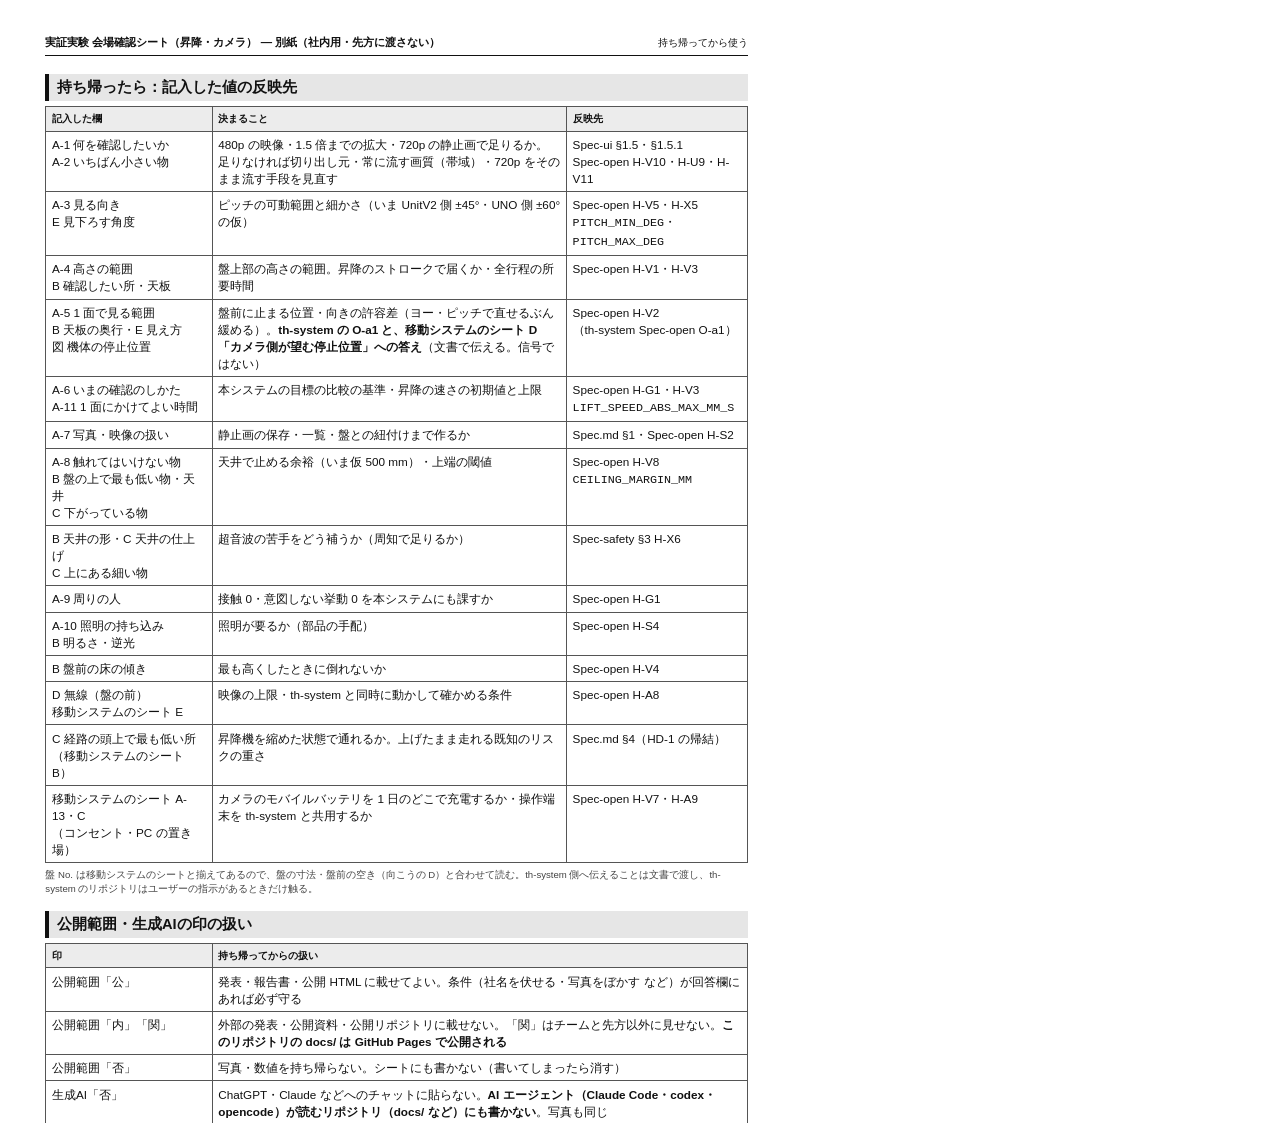
<file: docs/現場確認/会場確認シート_反映先（社内用）.html>
<!doctype html>
<html lang="ja">
<head>
<meta charset="utf-8">
<title>会場確認シート（昇降・カメラ） 反映先（社内用）</title>
<style>
  @page { size: A4; margin: 0; }
  * { box-sizing: border-box; }
  html, body { margin: 0; padding: 0; background: #fff; }
  body {
    font-family: "Noto Sans CJK JP", "Noto Sans JP", sans-serif;
    color: #111; font-size: 8.8pt; line-height: 1.45;
    -webkit-print-color-adjust: exact; print-color-adjust: exact;
  }
  .page {
    width: 210mm; height: 297mm; padding: 9mm 12mm 9mm;
    page-break-after: always; break-after: page;
    display: flex; flex-direction: column; overflow: hidden; position: relative;
  }
  .page:last-child { page-break-after: auto; break-after: auto; }

  /* ページ見出し（綴じが外れても順番と記入者が分かるように毎ページ） */
  .hdr {
    display: flex; justify-content: space-between; align-items: flex-end;
    border-bottom: 1.2pt solid #111; padding-bottom: 1.2mm; margin-bottom: 2.5mm;
    font-size: 7.8pt; flex: none;
  }
  .hdr .doc { font-weight: 700; font-size: 8.5pt; }

  h2 {
    font-size: 11pt; margin: 2.2mm 0 1.4mm; padding: 0.8mm 2mm;
    background: #e6e6e6; border-left: 3pt solid #111; flex: none;
  }

  table { width: 100%; border-collapse: collapse; }
  tr, td, th { break-inside: avoid; page-break-inside: avoid; }
  td, th { border: 0.6pt solid #555; padding: 1.1mm 1.5mm; vertical-align: top; }
  th { background: #ececec; font-weight: 700; font-size: 7.8pt; text-align: left; }
  .hint { font-size: 7.2pt; color: #444; }
</style>
</head>
<body>
<!-- ============================== 社内用 ============================== -->
<section class="page">
  <div class="hdr">
    <div class="doc">実証実験 会場確認シート（昇降・カメラ） — 別紙（社内用・先方に渡さない）</div>
    <div class="meta">持ち帰ってから使う</div>
  </div>
  <h2>持ち帰ったら：記入した値の反映先</h2>
  <table>
    <tr><th style="width:44mm">記入した欄</th><th>決まること</th><th style="width:48mm">反映先</th></tr>
    <tr><td>A-1 何を確認したいか<br>A-2 いちばん小さい物</td><td>480p の映像・1.5 倍までの拡大・720p の静止画で足りるか。足りなければ切り出し元・常に流す画質（帯域）・720p をそのまま流す手段を見直す</td><td>Spec-ui §1.5・§1.5.1<br>Spec-open H-V10・H-U9・H-V11</td></tr>
    <tr><td>A-3 見る向き<br>E 見下ろす角度</td><td>ピッチの可動範囲と細かさ（いま UnitV2 側 ±45°・UNO 側 ±60° の仮）</td><td>Spec-open H-V5・H-X5<br><code>PITCH_MIN_DEG</code>・<code>PITCH_MAX_DEG</code></td></tr>
    <tr><td>A-4 高さの範囲<br>B 確認したい所・天板</td><td>盤上部の高さの範囲。昇降のストロークで届くか・全行程の所要時間</td><td>Spec-open H-V1・H-V3</td></tr>
    <tr><td>A-5 1 面で見る範囲<br>B 天板の奥行・E 見え方<br>図 機体の停止位置</td><td>盤前に止まる位置・向きの許容差（ヨー・ピッチで直せるぶん緩める）。<b>th-system の O-a1 と、移動システムのシート D「カメラ側が望む停止位置」への答え</b>（文書で伝える。信号ではない）</td><td>Spec-open H-V2<br>（th-system Spec-open O-a1）</td></tr>
    <tr><td>A-6 いまの確認のしかた<br>A-11 1 面にかけてよい時間</td><td>本システムの目標の比較の基準・昇降の速さの初期値と上限</td><td>Spec-open H-G1・H-V3<br><code>LIFT_SPEED_ABS_MAX_MM_S</code></td></tr>
    <tr><td>A-7 写真・映像の扱い</td><td>静止画の保存・一覧・盤との紐付けまで作るか</td><td>Spec.md §1・Spec-open H-S2</td></tr>
    <tr><td>A-8 触れてはいけない物<br>B 盤の上で最も低い物・天井<br>C 下がっている物</td><td>天井で止める余裕（いま仮 500 mm）・上端の閾値</td><td>Spec-open H-V8<br><code>CEILING_MARGIN_MM</code></td></tr>
    <tr><td>B 天井の形・C 天井の仕上げ<br>C 上にある細い物</td><td>超音波の苦手をどう補うか（周知で足りるか）</td><td>Spec-safety §3 H-X6</td></tr>
    <tr><td>A-9 周りの人</td><td>接触 0・意図しない挙動 0 を本システムにも課すか</td><td>Spec-open H-G1</td></tr>
    <tr><td>A-10 照明の持ち込み<br>B 明るさ・逆光</td><td>照明が要るか（部品の手配）</td><td>Spec-open H-S4</td></tr>
    <tr><td>B 盤前の床の傾き</td><td>最も高くしたときに倒れないか</td><td>Spec-open H-V4</td></tr>
    <tr><td>D 無線（盤の前）<br>移動システムのシート E</td><td>映像の上限・th-system と同時に動かして確かめる条件</td><td>Spec-open H-A8</td></tr>
    <tr><td>C 経路の頭上で最も低い所<br>（移動システムのシート B）</td><td>昇降機を縮めた状態で通れるか。上げたまま走れる既知のリスクの重さ</td><td>Spec.md §4（HD-1 の帰結）</td></tr>
    <tr><td>移動システムのシート A-13・C<br>（コンセント・PC の置き場）</td><td>カメラのモバイルバッテリを 1 日のどこで充電するか・操作端末を th-system と共用するか</td><td>Spec-open H-V7・H-A9</td></tr>
  </table>
  <div class="hint" style="margin-top:1.2mm">盤 No. は移動システムのシートと揃えてあるので、盤の寸法・盤前の空き（向こうの D）と合わせて読む。th-system 側へ伝えることは文書で渡し、th-system のリポジトリはユーザーの指示があるときだけ触る。</div>

  <h2 style="margin-top:4mm">公開範囲・生成AIの印の扱い</h2>
  <table>
    <tr><th style="width:44mm">印</th><th>持ち帰ってからの扱い</th></tr>
    <tr><td>公開範囲「公」</td><td>発表・報告書・公開 HTML に載せてよい。条件（社名を伏せる・写真をぼかす など）が回答欄にあれば必ず守る</td></tr>
    <tr><td>公開範囲「内」「関」</td><td>外部の発表・公開資料・公開リポジトリに載せない。「関」はチームと先方以外に見せない。<b>このリポジトリの docs/ は GitHub Pages で公開される</b></td></tr>
    <tr><td>公開範囲「否」</td><td>写真・数値を持ち帰らない。シートにも書かない（書いてしまったら消す）</td></tr>
    <tr><td>生成AI「否」</td><td>ChatGPT・Claude などへのチャットに貼らない。<b>AI エージェント（Claude Code・codex・opencode）が読むリポジトリ（docs/ など）にも書かない</b>。写真も同じ</td></tr>
    <tr><td>転記するとき</td><td>試験記録・計画書へ値を写すときは、公開範囲と生成AIの印も一緒に写す</td></tr>
  </table>
  <div class="hint" style="margin-top:1.5mm">会場で決まった実機の確認項目は <code>docs/試験項目.md</code> へ。方針が変わるものは先に <code>docs/plan/spec/</code> を直す。</div>
</section>

</body>
</html>
</file>
